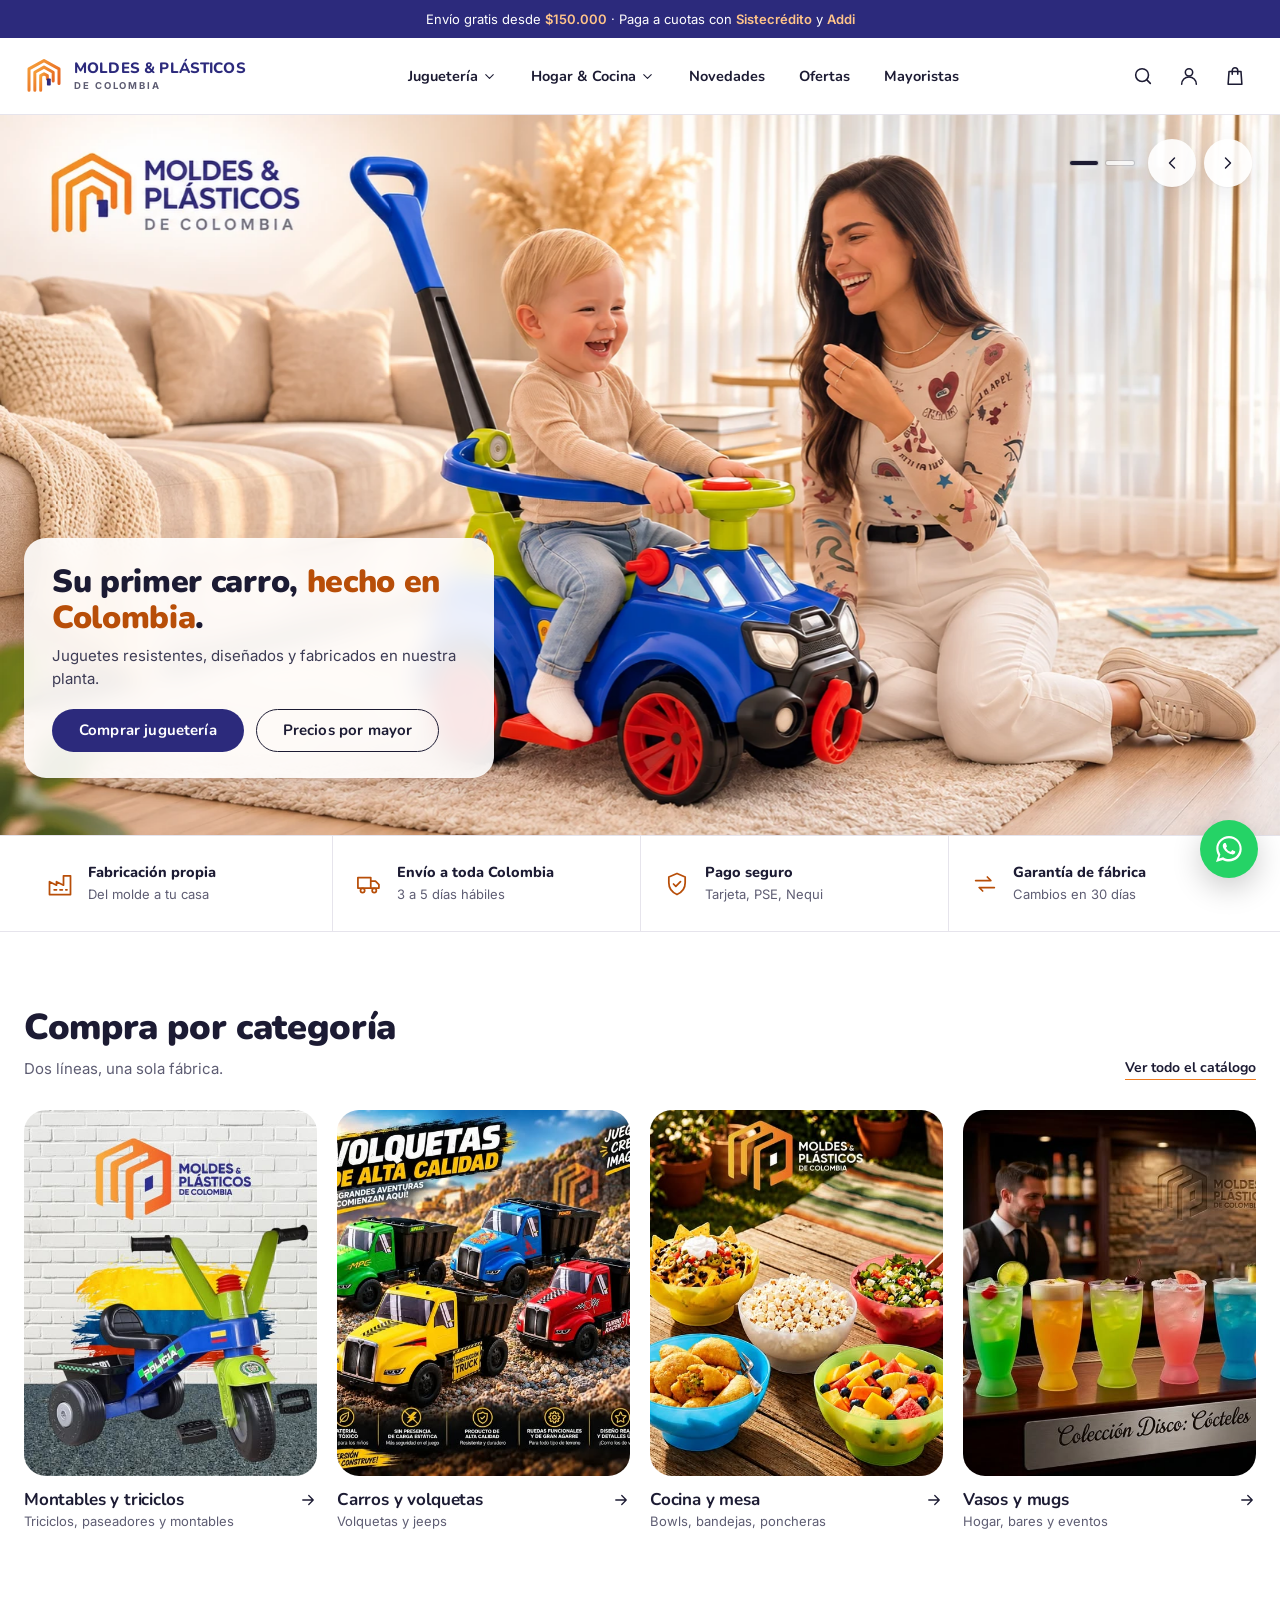
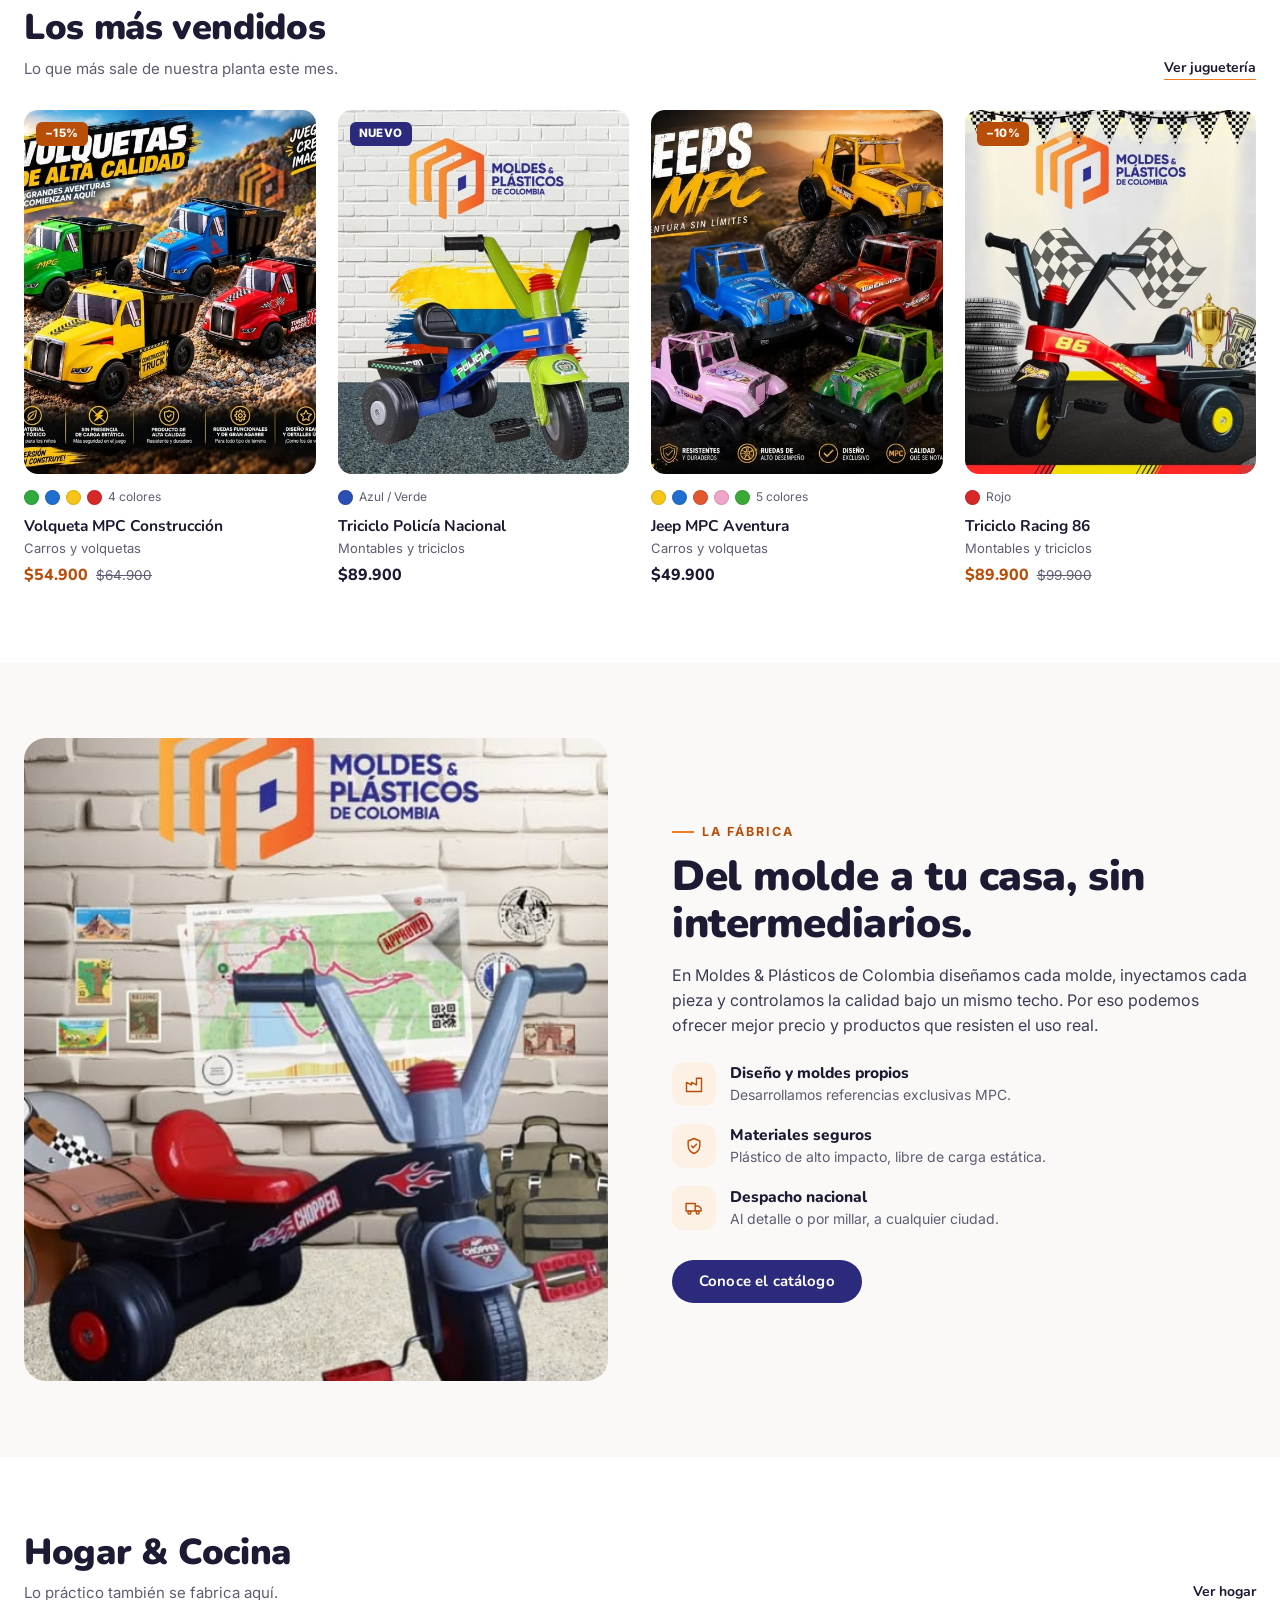
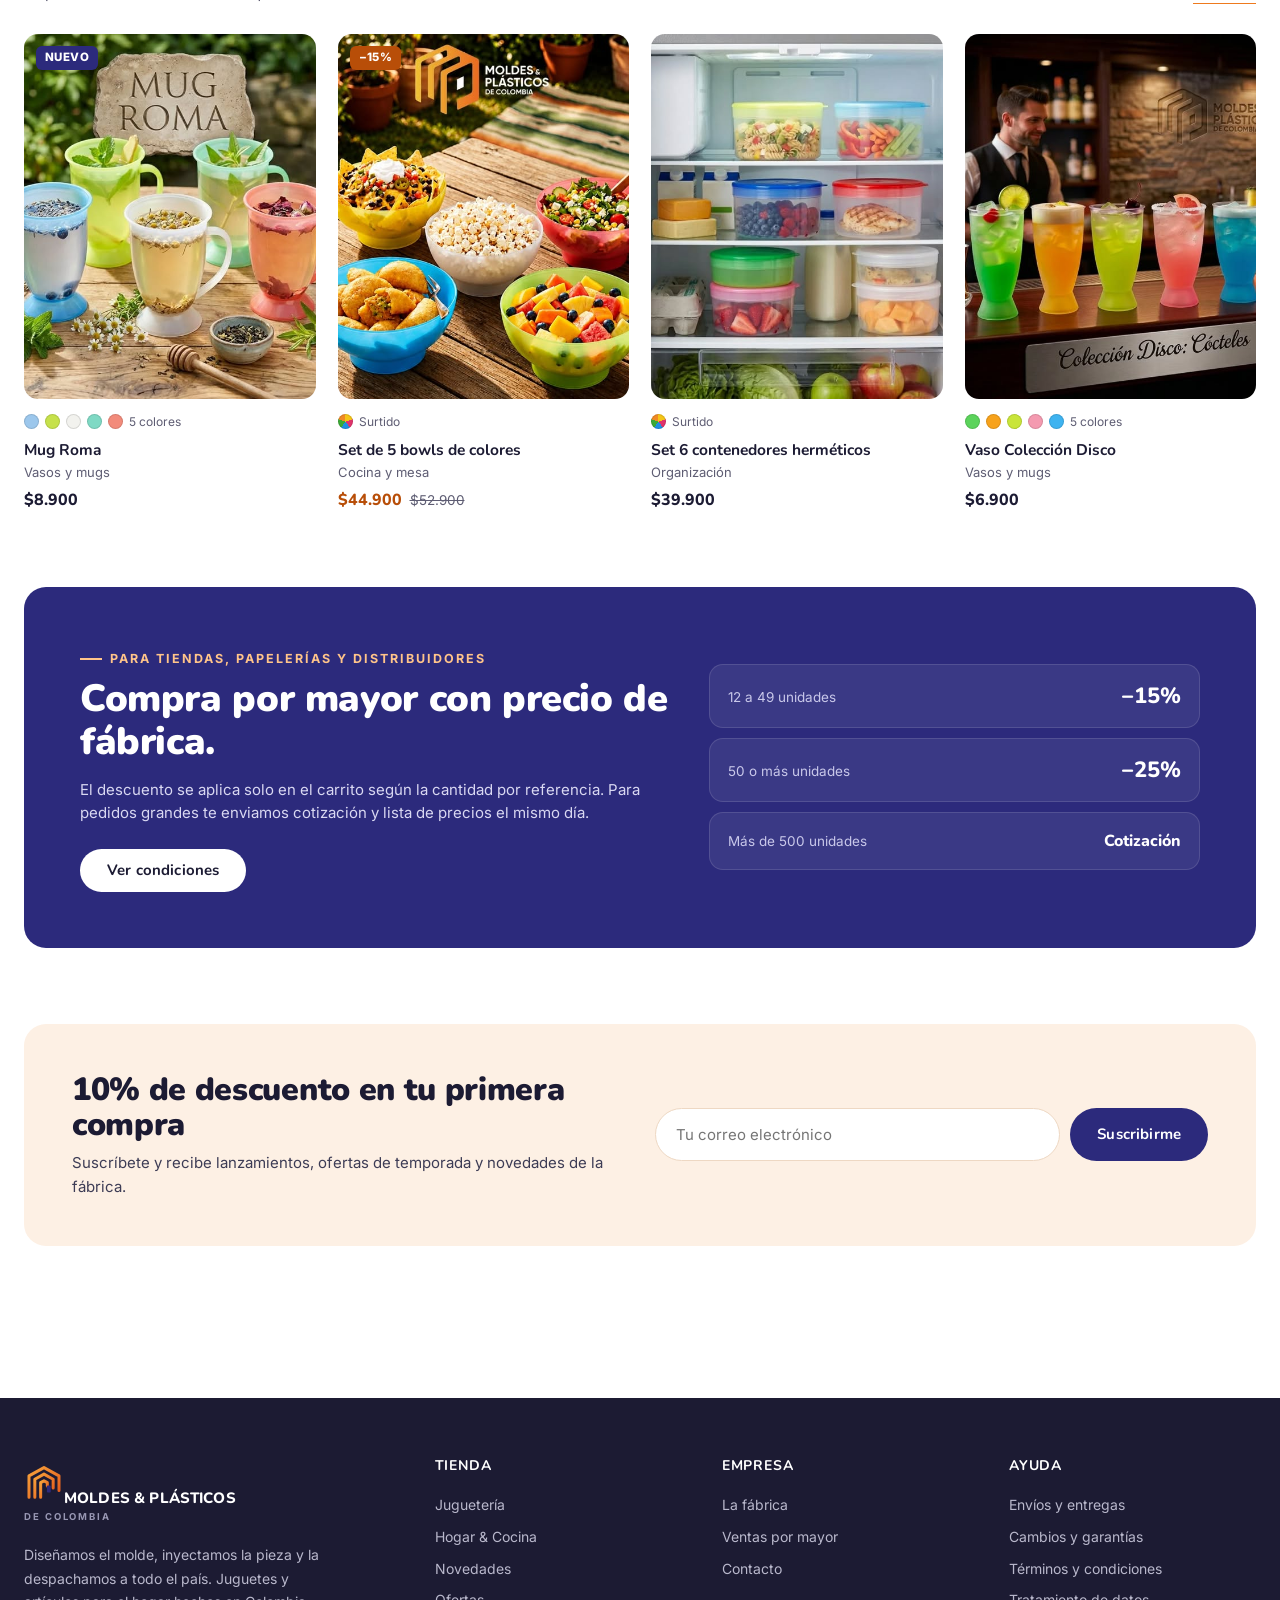
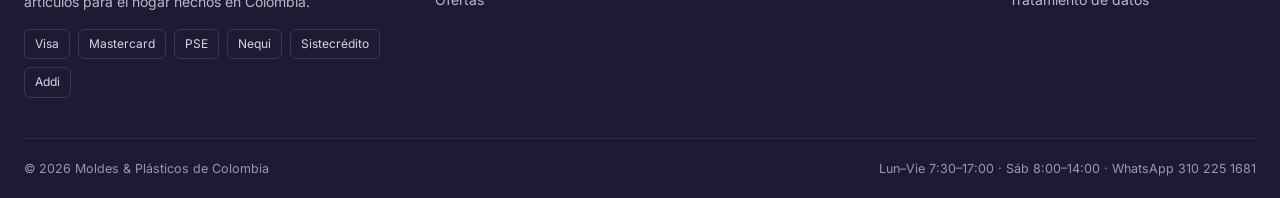
<file: index.html>
<!doctype html>
<html lang="es-CO">
<head>
<meta charset="utf-8">
<meta name="viewport" content="width=device-width,initial-scale=1">
<title>Moldes &amp; Plásticos de Colombia — Juguetes y hogar, directo de fábrica</title>
<meta name="description" content="Triciclos, volquetas, jeeps y artículos para el hogar fabricados en Colombia. Compra en línea o cotiza por mayor.">
<meta property="og:type" content="website">
<meta property="og:site_name" content="Moldes &amp; Plásticos de Colombia">
<meta property="og:title" content="Moldes &amp; Plásticos de Colombia — Tienda en línea">
<meta property="og:description" content="Juguetes y artículos para el hogar directo de fábrica. Compra al detalle o por mayor.">
<meta property="og:url" content="https://dev-bahari.github.io/molplascol-demo/">
<meta property="og:image" content="https://dev-bahari.github.io/molplascol-demo/img/og-cover.jpg">
<meta property="og:image:width" content="1200">
<meta property="og:image:height" content="630">
<meta name="twitter:card" content="summary_large_image">
<link rel="preconnect" href="https://fonts.googleapis.com"><link rel="preconnect" href="https://fonts.gstatic.com" crossorigin>
<link href="https://fonts.googleapis.com/css2?family=Inter:wght@400;500;600;700&family=Nunito:wght@700;800;900&display=swap" rel="stylesheet">
<link rel="stylesheet" href="css/styles.css">
</head>
<body data-page="home">
<div id="hdr"></div>
<main>

  <section class="slider" id="heroSlider" aria-roledescription="carrusel" aria-label="Destacados">
    <div class="slides">
      <article class="slide on" aria-roledescription="diapositiva" aria-label="1 de 2">
        <a class="slide-media" href="producto.html?p=carro-paseador" tabindex="-1" aria-hidden="true"><img src="img/hero-paseador.webp" alt="" width="1672" height="941" fetchpriority="high"></a>
        <div class="slide-cap"><div class="wrap"><div class="cap-card">
          <h1>Su primer carro, <span>hecho en Colombia</span>.</h1>
          <p>Juguetes resistentes, diseñados y fabricados en nuestra planta.</p>
          <div class="hero-cta">
            <a class="btn btn-dark" href="coleccion.html?c=jugueteria">Comprar juguetería</a>
            <a class="btn btn-line" href="mayoristas.html">Precios por mayor</a>
          </div>
        </div></div></div>
      </article>
      <article class="slide" aria-roledescription="diapositiva" aria-label="2 de 2">
        <a class="slide-media" href="producto.html?p=jeep-montable" tabindex="-1" aria-hidden="true"><img src="img/hero-jeeps.webp" alt="" width="1672" height="941" decoding="async"></a>
        <div class="slide-cap"><div class="wrap"><div class="cap-card">
          <h2>Un jeep para cada <span>aventura</span>.</h2>
          <p>Jeep montable MPC en cuatro colores, listo para rodar.</p>
          <div class="hero-cta">
            <a class="btn btn-dark" href="producto.html?p=jeep-montable">Ver jeep montable</a>
            <a class="btn btn-line" href="mayoristas.html">Precios por mayor</a>
          </div>
        </div></div></div>
      </article>
    </div>
    <button class="sl-nav prev" type="button" aria-label="Diapositiva anterior"><svg class="ico" viewBox="0 0 24 24"><path d="m9 6 6 6-6 6"/></svg></button>
    <button class="sl-nav next" type="button" aria-label="Diapositiva siguiente"><svg class="ico" viewBox="0 0 24 24"><path d="m9 6 6 6-6 6"/></svg></button>
    <div class="dots"></div>
  </section>

  <section class="trust" aria-label="Por qué comprarnos">
    <div class="wrap trust-row">
      <div class="trust-item"><svg class="ico" viewBox="0 0 24 24"><path d="M3 21V10l6 3v-3l6 3V5h6v16z"/><path d="M7 17h2M12 17h2M17 17h1"/></svg><div><b>Fabricación propia</b><span>Del molde a tu casa</span></div></div>
      <div class="trust-item"><svg class="ico" viewBox="0 0 24 24"><path d="M2.5 6.5h11v9h-11zM13.5 9.5h4l3 3v3h-7"/><circle cx="6.5" cy="17.5" r="1.8"/><circle cx="16.5" cy="17.5" r="1.8"/></svg><div><b>Envío a toda Colombia</b><span>3 a 5 días hábiles</span></div></div>
      <div class="trust-item"><svg class="ico" viewBox="0 0 24 24"><path d="M12 3 5 6v5c0 4.5 3 8.3 7 10 4-1.7 7-5.5 7-10V6z"/><path d="m9 12 2 2 4-4"/></svg><div><b>Pago seguro</b><span>Tarjeta, PSE, Nequi</span></div></div>
      <div class="trust-item"><svg class="ico" viewBox="0 0 24 24"><path d="M4 9h13l-3-3M20 15H7l3 3"/></svg><div><b>Garantía de fábrica</b><span>Cambios en 30 días</span></div></div>
    </div>
  </section>

  <section class="sec">
    <div class="wrap">
      <div class="sec-head"><div><h2>Compra por categoría</h2><p>Dos líneas, una sola fábrica.</p></div><a class="link" href="coleccion.html">Ver todo el catálogo</a></div>
      <div class="cat-grid">
        <a class="cat-card" href="coleccion.html?c=jugueteria&sub=Montables%20y%20triciclos"><div class="m"><img src="img/ig10.jpg" alt="" loading="lazy"></div><h3>Montables y triciclos <svg class="ico" viewBox="0 0 24 24"><path d="M5 12h14M13 6l6 6-6 6"/></svg></h3><span>Triciclos, paseadores y montables</span></a>
        <a class="cat-card" href="coleccion.html?c=jugueteria&sub=Carros%20y%20volquetas"><div class="m"><img src="img/ig01.jpg" alt="" loading="lazy"></div><h3>Carros y volquetas <svg class="ico" viewBox="0 0 24 24"><path d="M5 12h14M13 6l6 6-6 6"/></svg></h3><span>Volquetas y jeeps</span></a>
        <a class="cat-card" href="coleccion.html?c=hogar&sub=Cocina%20y%20mesa"><div class="m"><img src="img/ig04.jpg" alt="" loading="lazy"></div><h3>Cocina y mesa <svg class="ico" viewBox="0 0 24 24"><path d="M5 12h14M13 6l6 6-6 6"/></svg></h3><span>Bowls, bandejas, poncheras</span></a>
        <a class="cat-card" href="coleccion.html?c=hogar&sub=Vasos%20y%20mugs"><div class="m"><img src="img/ig08.jpg" alt="" loading="lazy"></div><h3>Vasos y mugs <svg class="ico" viewBox="0 0 24 24"><path d="M5 12h14M13 6l6 6-6 6"/></svg></h3><span>Hogar, bares y eventos</span></a>
      </div>
    </div>
  </section>

  <section class="sec tight">
    <div class="wrap">
      <div class="sec-head"><div><h2>Los más vendidos</h2><p>Lo que más sale de nuestra planta este mes.</p></div><a class="link" href="coleccion.html?c=jugueteria">Ver juguetería</a></div>
      <div class="grid" data-row="volqueta-mpc,triciclo-policia,jeep-mpc,triciclo-racing-86"></div>
    </div>
  </section>

  <section class="sec" id="fabrica" style="background:var(--canvas)">
    <div class="wrap split">
      <div class="m"><img src="img/ig09.jpg" alt="Triciclo Chopper fabricado por MPC" loading="lazy"></div>
      <div>
        <span class="eyebrow">La fábrica</span>
        <h2>Del molde a tu casa, sin intermediarios.</h2>
        <p>En Moldes &amp; Plásticos de Colombia diseñamos cada molde, inyectamos cada pieza y controlamos la calidad bajo un mismo techo. Por eso podemos ofrecer mejor precio y productos que resisten el uso real.</p>
        <ol class="steps">
          <li><span class="n"><svg class="ico" viewBox="0 0 24 24"><path d="M3 21V10l6 3v-3l6 3V5h6v16z"/></svg></span><div><b>Diseño y moldes propios</b><span>Desarrollamos referencias exclusivas MPC.</span></div></li>
          <li><span class="n"><svg class="ico" viewBox="0 0 24 24"><path d="M12 3 5 6v5c0 4.5 3 8.3 7 10 4-1.7 7-5.5 7-10V6z"/><path d="m9 12 2 2 4-4"/></svg></span><div><b>Materiales seguros</b><span>Plástico de alto impacto, libre de carga estática.</span></div></li>
          <li><span class="n"><svg class="ico" viewBox="0 0 24 24"><path d="M2.5 6.5h11v9h-11zM13.5 9.5h4l3 3v3h-7"/><circle cx="6.5" cy="17.5" r="1.8"/><circle cx="16.5" cy="17.5" r="1.8"/></svg></span><div><b>Despacho nacional</b><span>Al detalle o por millar, a cualquier ciudad.</span></div></li>
        </ol>
        <a class="btn btn-dark" href="coleccion.html">Conoce el catálogo</a>
      </div>
    </div>
  </section>

  <section class="sec">
    <div class="wrap">
      <div class="sec-head"><div><h2>Hogar &amp; Cocina</h2><p>Lo práctico también se fabrica aquí.</p></div><a class="link" href="coleccion.html?c=hogar">Ver hogar</a></div>
      <div class="grid" data-row="mug-roma,set-bowls,hermeticos-x6,vaso-disco"></div>
    </div>
  </section>

  <section class="sec tight">
    <div class="wrap">
      <div class="band">
        <div>
          <span class="eyebrow">Para tiendas, papelerías y distribuidores</span>
          <h2>Compra por mayor con precio de fábrica.</h2>
          <p>El descuento se aplica solo en el carrito según la cantidad por referencia. Para pedidos grandes te enviamos cotización y lista de precios el mismo día.</p>
          <div class="hero-cta" style="margin-top:24px"><a class="btn btn-light" href="mayoristas.html">Ver condiciones</a></div>
        </div>
        <div class="tiers">
          <div class="tier"><div><span>12 a 49 unidades</span></div><b>−15%</b></div>
          <div class="tier"><div><span>50 o más unidades</span></div><b>−25%</b></div>
          <div class="tier"><div><span>Más de 500 unidades</span></div><b style="font-size:16px">Cotización</b></div>
        </div>
      </div>
    </div>
  </section>

  <section class="sec tight">
    <div class="wrap">
      <div class="news">
        <div><h2>10% de descuento en tu primera compra</h2><p>Suscríbete y recibe lanzamientos, ofertas de temporada y novedades de la fábrica.</p></div>
        <form id="newsForm"><input type="email" required placeholder="Tu correo electrónico" aria-label="Correo electrónico"><button class="btn btn-dark" type="submit">Suscribirme</button></form>
      </div>
    </div>
  </section>

</main>
<div id="ftr"></div>
<script src="js/app.js"></script>
</body>
</html>
</file>
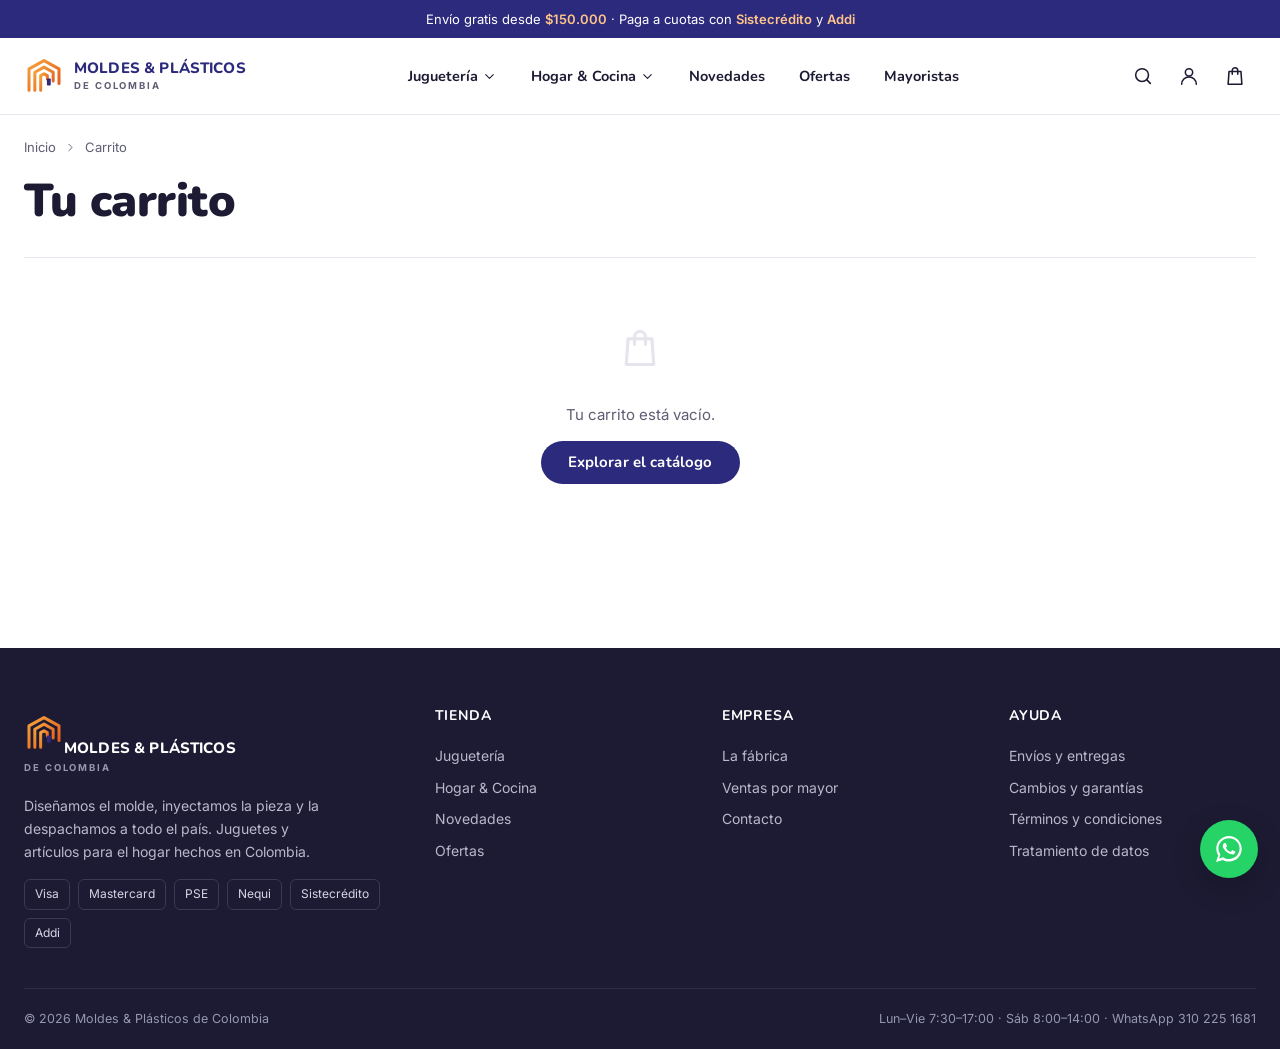
<file: carrito.html>
<!doctype html>
<html lang="es-CO">
<head>
<meta charset="utf-8">
<meta name="viewport" content="width=device-width,initial-scale=1">
<title>Carrito — Moldes &amp; Plásticos de Colombia</title>
<link rel="preconnect" href="https://fonts.googleapis.com"><link rel="preconnect" href="https://fonts.gstatic.com" crossorigin>
<link href="https://fonts.googleapis.com/css2?family=Inter:wght@400;500;600;700&family=Nunito:wght@700;800;900&display=swap" rel="stylesheet">
<link rel="stylesheet" href="css/styles.css">
</head>
<body data-page="cart">
<div id="hdr"></div>
<main class="wrap">
  <nav class="crumbs" aria-label="Ruta"><a href="index.html">Inicio</a><svg class="ico" viewBox="0 0 24 24"><path d="m9 6 6 6-6 6"/></svg><span>Carrito</span></nav>
  <header class="col-hero" style="margin-bottom:10px"><h1>Tu carrito</h1></header>
  <div class="cart-page" id="cartPage"></div>
</main>
<div id="ftr"></div>
<script src="js/app.js"></script>
</body>
</html>
</file>
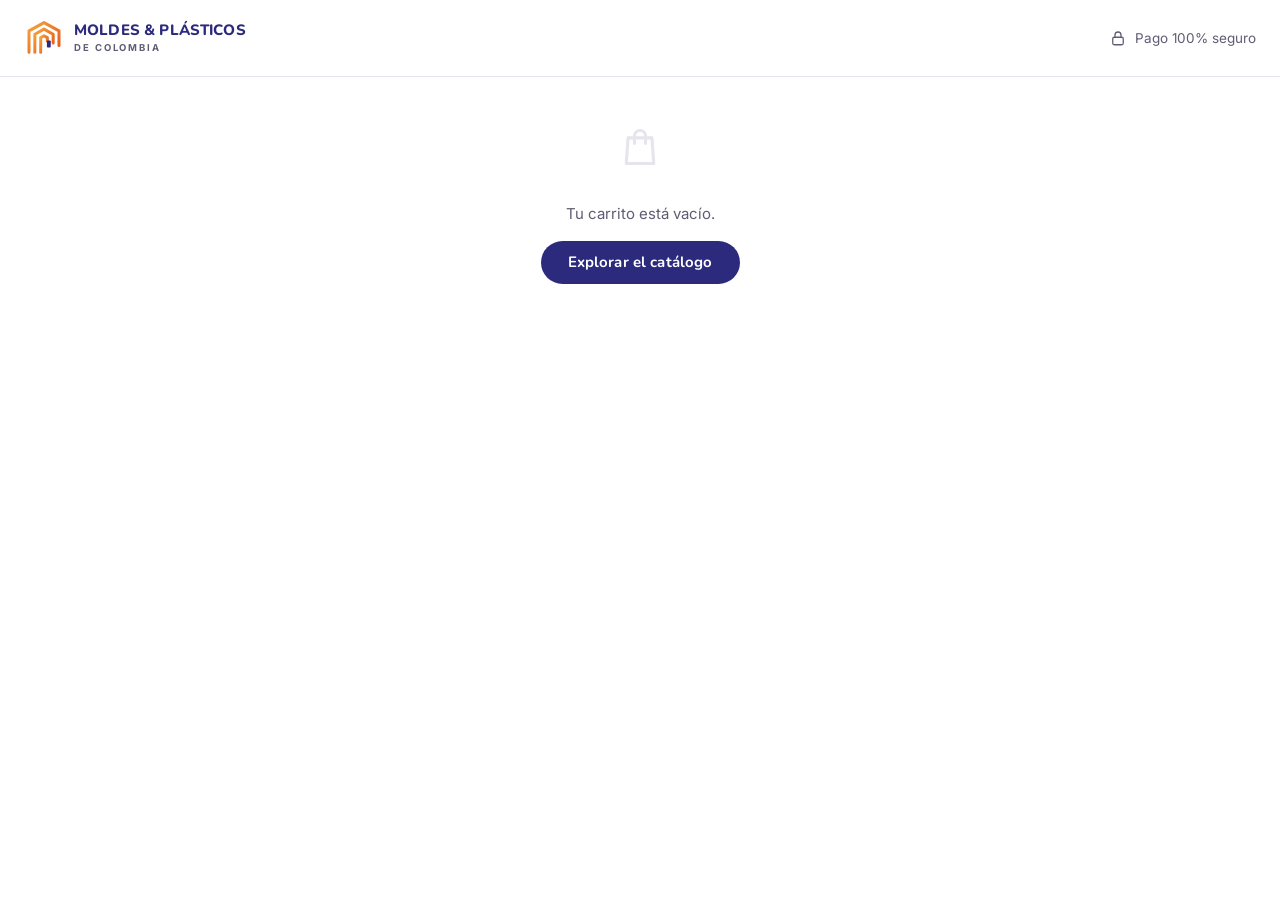
<file: checkout.html>
<!doctype html>
<html lang="es-CO">
<head>
<meta charset="utf-8">
<meta name="viewport" content="width=device-width,initial-scale=1">
<title>Finalizar compra — Moldes &amp; Plásticos de Colombia</title>
<link rel="preconnect" href="https://fonts.googleapis.com"><link rel="preconnect" href="https://fonts.gstatic.com" crossorigin>
<link href="https://fonts.googleapis.com/css2?family=Inter:wght@400;500;600;700&family=Nunito:wght@700;800;900&display=swap" rel="stylesheet">
<link rel="stylesheet" href="css/styles.css">
</head>
<body data-page="checkout">
<header class="co-header"><div class="wrap">
  <a class="brand" href="index.html" aria-label="Volver a la tienda"><svg viewBox="0 0 48 48" aria-hidden="true"><defs><linearGradient id="cog" x1="0" y1="0" x2="1" y2="1"><stop offset="0" stop-color="#F7A43C"/><stop offset="1" stop-color="#E2571A"/></linearGradient></defs><g fill="none" stroke="url(#cog)" stroke-width="3.6" stroke-linejoin="round" stroke-linecap="round"><path d="M6 41V15.5L24 5.5l18 10V33"/><path d="M13 41V19.5l11-6.2 11 6.2V30"/><path d="M20 41V23.6l4-2.2 4 2.2v4"/></g><rect x="27.5" y="27" width="4.6" height="8.5" rx="1" fill="#2C2A7C"/></svg><span class="brand-txt">Moldes &amp; Plásticos<small>de Colombia</small></span></a>
  <span class="secure"><svg class="ico" viewBox="0 0 24 24"><rect x="5" y="11" width="14" height="10" rx="2"/><path d="M8 11V8a4 4 0 0 1 8 0v3"/></svg>Pago 100% seguro</span>
</div></header>

<div class="co" id="co">
  <main class="co-main">
    <form id="coForm" novalidate>
      <h2>Contacto</h2>
      <div class="field"><label for="email">Correo electrónico</label><input id="email" name="email" type="email" autocomplete="email" required data-rule="email"><span class="err">Escribe un correo válido.</span></div>
      <div class="field"><label for="phone">Celular (WhatsApp)</label><input id="phone" name="phone" type="tel" autocomplete="tel" inputmode="numeric" placeholder="300 000 0000" required data-rule="phone"><span class="err">Escribe un celular colombiano de 10 dígitos.</span></div>

      <h2>Entrega</h2>
      <div class="row2">
        <div class="field"><label for="first">Nombre</label><input id="first" name="first" autocomplete="given-name" required><span class="err">Campo obligatorio.</span></div>
        <div class="field"><label for="last">Apellidos</label><input id="last" name="last" autocomplete="family-name" required><span class="err">Campo obligatorio.</span></div>
      </div>
      <div class="row2">
        <div class="field"><label for="dep">Departamento</label><select id="dep" name="dep" required></select><span class="err">Selecciona un departamento.</span></div>
        <div class="field"><label for="city">Ciudad o municipio</label><input id="city" name="city" autocomplete="address-level2" required><span class="err">Campo obligatorio.</span></div>
      </div>
      <div class="field"><label for="addr">Dirección</label><input id="addr" name="addr" autocomplete="street-address" placeholder="Calle, número, barrio" required><span class="err">Campo obligatorio.</span></div>
      <div class="field"><label for="addr2">Apartamento, local, indicaciones (opcional)</label><input id="addr2" name="addr2"></div>

      <h2>Método de envío</h2>
      <div class="radios">
        <label class="radio"><input type="radio" name="ship" value="std" data-label="Estándar" checked><span><b>Envío estándar</b><small>3 a 5 días hábiles · toda Colombia</small></span><span class="r-price" id="stdPrice"></span></label>
        <label class="radio"><input type="radio" name="ship" value="exp" data-label="Express"><span><b>Express</b><small>24 a 48 h · ciudades principales</small></span><span class="r-price">$19.900</span></label>
        <label class="radio"><input type="radio" name="ship" value="pick" data-label="Recoger en planta"><span><b>Recoger en planta</b><small>Lun–Vie 7:30–17:00 · Sáb 8:00–14:00</small></span><span class="r-price">Gratis</span></label>
      </div>

      <h2>Pago</h2>
      <div class="radios">
        <label class="radio"><input type="radio" name="pay" value="wompi" data-label="Tarjeta / PSE / Nequi" checked><span><b>Tarjeta, PSE o Nequi</b><small>Pasarela segura Wompi</small></span><span class="pay-logos"><span>VISA</span><span>MC</span><span>PSE</span></span></label>
        <label class="radio"><input type="radio" name="pay" value="siste" data-label="Sistecrédito"><span><b>Sistecrédito</b><small>Paga a cuotas, aprobación en minutos</small></span></label>
        <label class="radio"><input type="radio" name="pay" value="addi" data-label="Addi"><span><b>Addi</b><small>Compra hoy, paga después</small></span></label>
        <label class="radio"><input type="radio" name="pay" value="cod" data-label="Contraentrega"><span><b>Pago contraentrega</b><small>Pagas al recibir en tu dirección</small></span></label>
      </div>

      <div class="demo-note"><svg class="ico" viewBox="0 0 24 24"><circle cx="12" cy="12" r="9"/><path d="M12 11v5M12 8h.01"/></svg><span>Sitio de demostración: al pagar no se procesa ningún cobro ni se envían datos. En la versión Shopify este paso redirige a la pasarela elegida.</span></div>
      <button class="btn btn-dark btn-block" id="payBtn" type="submit" style="height:56px;font-size:16px">Pagar</button>
      <p style="text-align:center;margin-top:16px"><a class="link" href="carrito.html">Volver al carrito</a></p>
    </form>
  </main>
  <aside class="co-side">
    <div class="co-side-inner">
      <div id="coLines"></div>
      <div class="totals" id="coTotals"></div>
    </div>
  </aside>
</div>
<script src="js/app.js"></script>
</body>
</html>
</file>
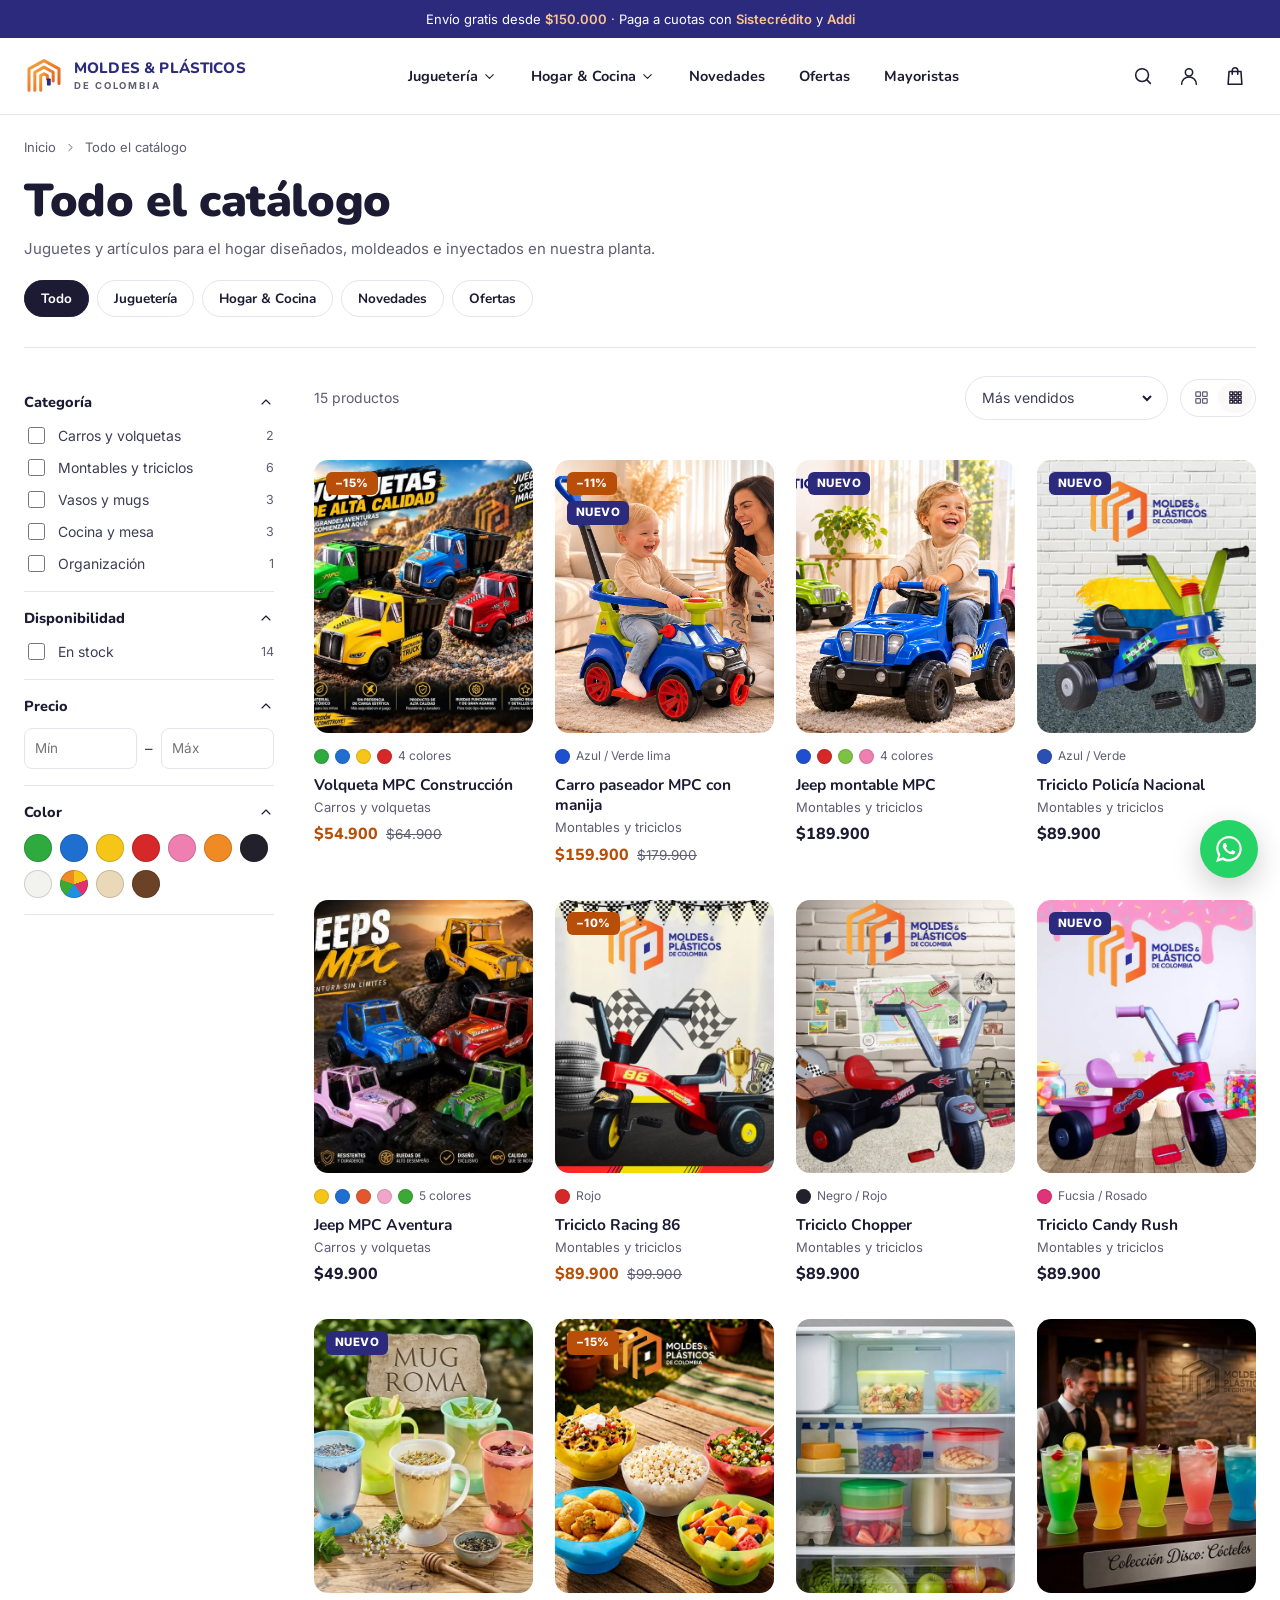
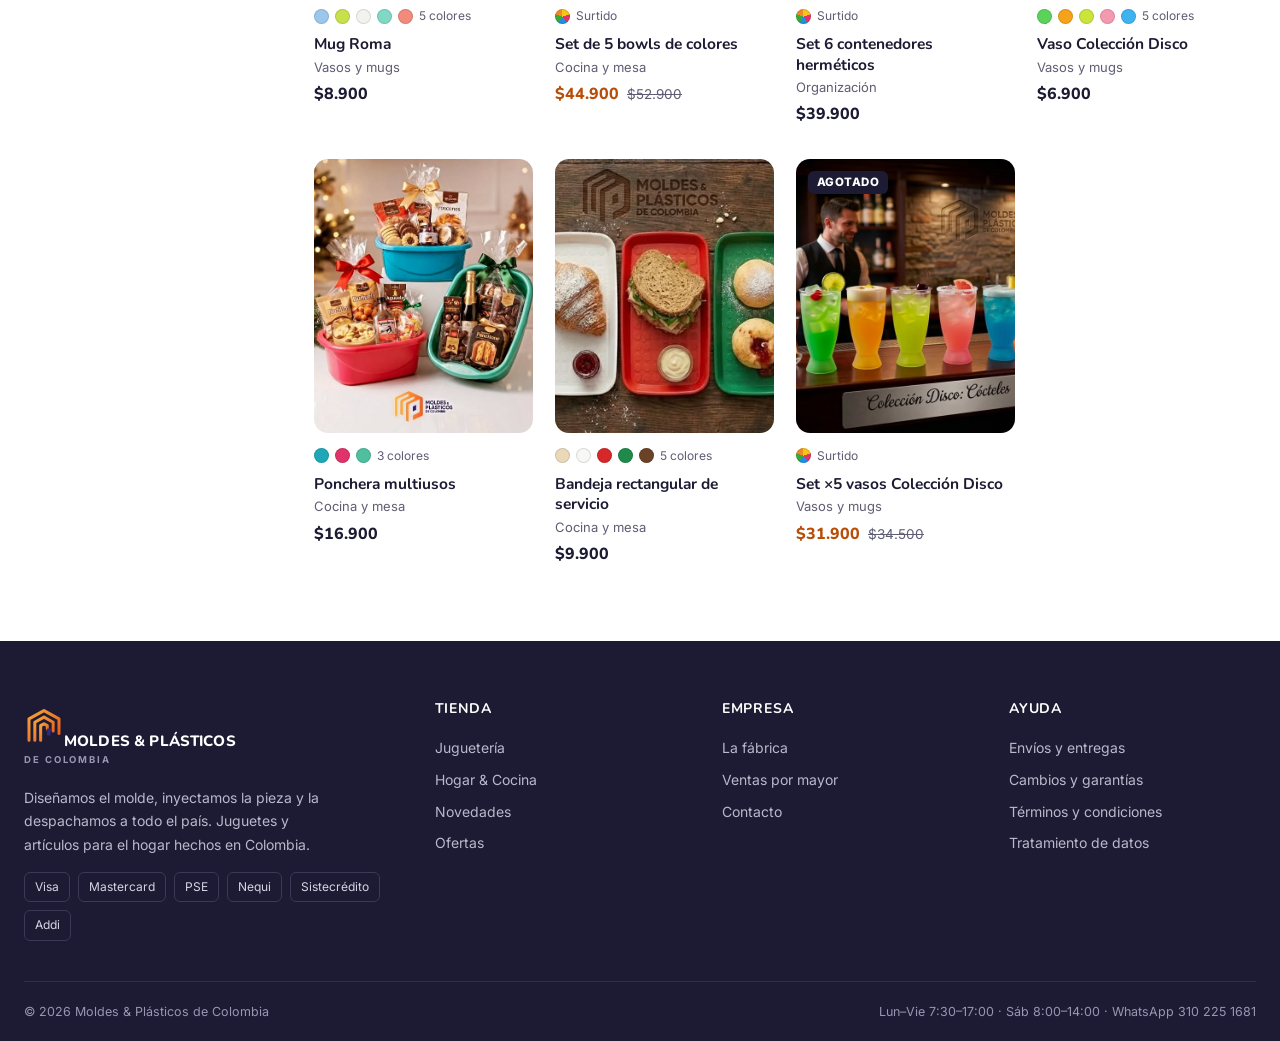
<file: coleccion.html>
<!doctype html>
<html lang="es-CO">
<head>
<meta charset="utf-8">
<meta name="viewport" content="width=device-width,initial-scale=1">
<title>Catálogo — Moldes &amp; Plásticos de Colombia</title>
<link rel="preconnect" href="https://fonts.googleapis.com"><link rel="preconnect" href="https://fonts.gstatic.com" crossorigin>
<link href="https://fonts.googleapis.com/css2?family=Inter:wght@400;500;600;700&family=Nunito:wght@700;800;900&display=swap" rel="stylesheet">
<link rel="stylesheet" href="css/styles.css">
</head>
<body data-page="collection">
<div id="hdr"></div>
<main class="wrap">
  <nav class="crumbs" aria-label="Ruta"><a href="index.html">Inicio</a><svg class="ico" viewBox="0 0 24 24"><path d="m9 6 6 6-6 6"/></svg><span id="crumbHere"></span></nav>
  <header class="col-hero">
    <h1 id="colTitle"></h1>
    <p id="colDesc"></p>
    <div class="subnav" id="pills"></div>
  </header>
  <div class="col-layout">
    <aside class="facets" aria-label="Filtros">
      <div class="facets-head"><h3>Filtros</h3><button class="tool" data-close aria-label="Cerrar filtros"><svg class="ico" viewBox="0 0 24 24"><path d="M6 6l12 12M18 6 6 18"/></svg></button></div>
      <div id="facetBody"></div>
    </aside>
    <section>
      <div class="toolbar">
        <div style="display:flex;gap:12px;align-items:center">
          <button class="btn btn-line filter-open" data-filters style="padding:10px 18px"><svg class="ico" viewBox="0 0 24 24"><path d="M4 7h16M7 12h10M10 17h4"/></svg>Filtrar</button>
          <span class="count-txt" id="countTxt"></span>
        </div>
        <div class="toolbar-r">
          <label class="sr" for="sort">Ordenar por</label>
          <select class="select" id="sort">
            <option value="best">Más vendidos</option>
            <option value="new">Novedades</option>
            <option value="asc">Precio: menor a mayor</option>
            <option value="desc">Precio: mayor a menor</option>
            <option value="az">Alfabéticamente, A–Z</option>
            <option value="za">Alfabéticamente, Z–A</option>
          </select>
          <div class="density" role="group" aria-label="Vista de cuadrícula">
            <button data-cols="3" aria-label="3 columnas"><svg class="ico" viewBox="0 0 24 24"><rect x="4" y="4" width="6.5" height="6.5" rx="1"/><rect x="13.5" y="4" width="6.5" height="6.5" rx="1"/><rect x="4" y="13.5" width="6.5" height="6.5" rx="1"/><rect x="13.5" y="13.5" width="6.5" height="6.5" rx="1"/></svg></button>
            <button data-cols="4" aria-label="4 columnas"><svg class="ico" viewBox="0 0 24 24"><path d="M4 4h4v4H4zM10 4h4v4h-4zM16 4h4v4h-4zM4 10h4v4H4zM10 10h4v4h-4zM16 10h4v4h-4zM4 16h4v4H4zM10 16h4v4h-4zM16 16h4v4h-4z"/></svg></button>
          </div>
        </div>
      </div>
      <div class="chips" id="chips"></div>
      <div class="grid" id="grid"></div>
    </section>
  </div>
</main>
<div id="ftr"></div>
<script src="js/app.js"></script>
</body>
</html>
</file>
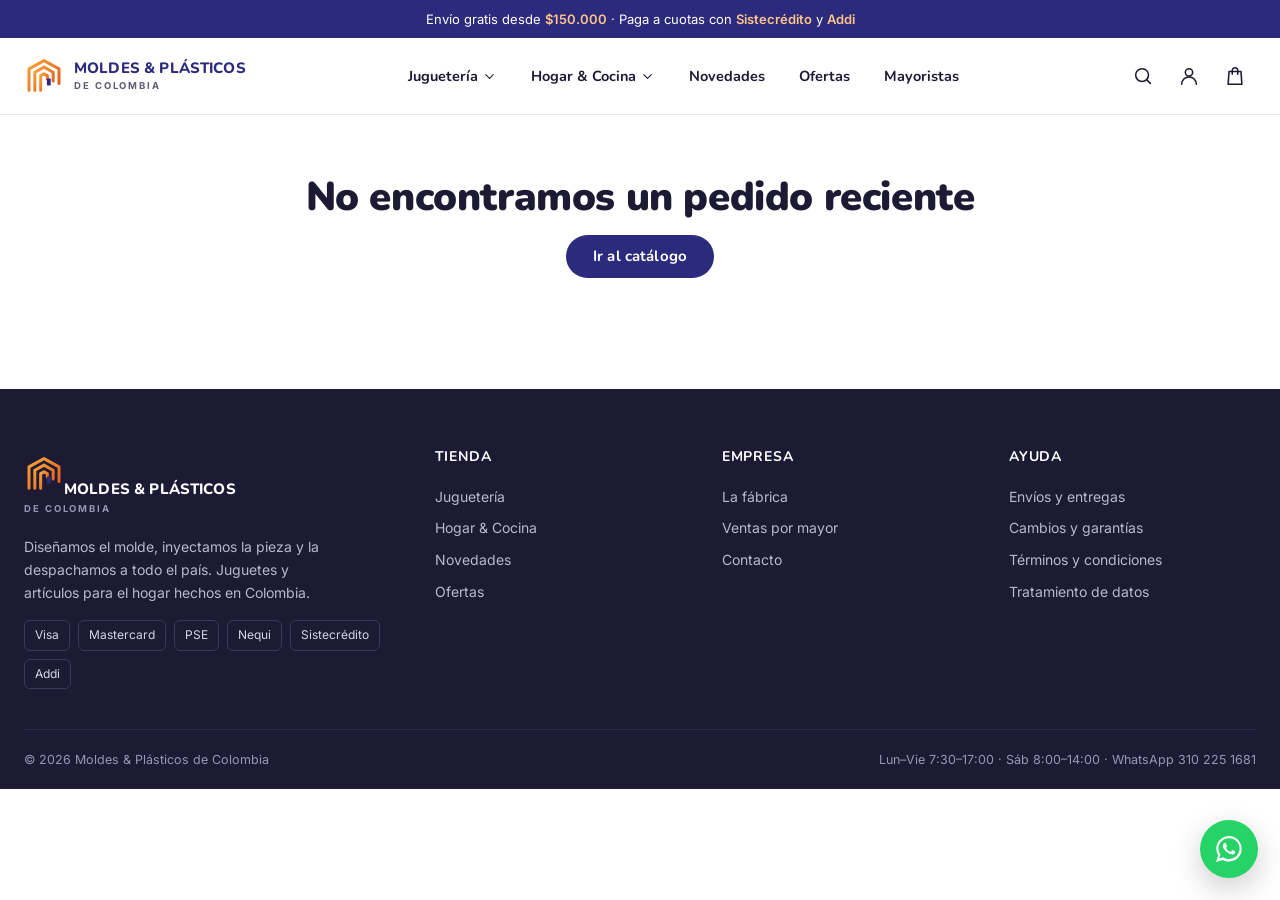
<file: confirmacion.html>
<!doctype html>
<html lang="es-CO">
<head>
<meta charset="utf-8">
<meta name="viewport" content="width=device-width,initial-scale=1">
<title>Pedido confirmado — Moldes &amp; Plásticos de Colombia</title>
<link rel="preconnect" href="https://fonts.googleapis.com"><link rel="preconnect" href="https://fonts.gstatic.com" crossorigin>
<link href="https://fonts.googleapis.com/css2?family=Inter:wght@400;500;600;700&family=Nunito:wght@700;800;900&display=swap" rel="stylesheet">
<link rel="stylesheet" href="css/styles.css">
</head>
<body data-page="confirm">
<div id="hdr"></div>
<main class="wrap"><div class="confirm" id="confirm"></div></main>
<div id="ftr"></div>
<script src="js/app.js"></script>
</body>
</html>
</file>
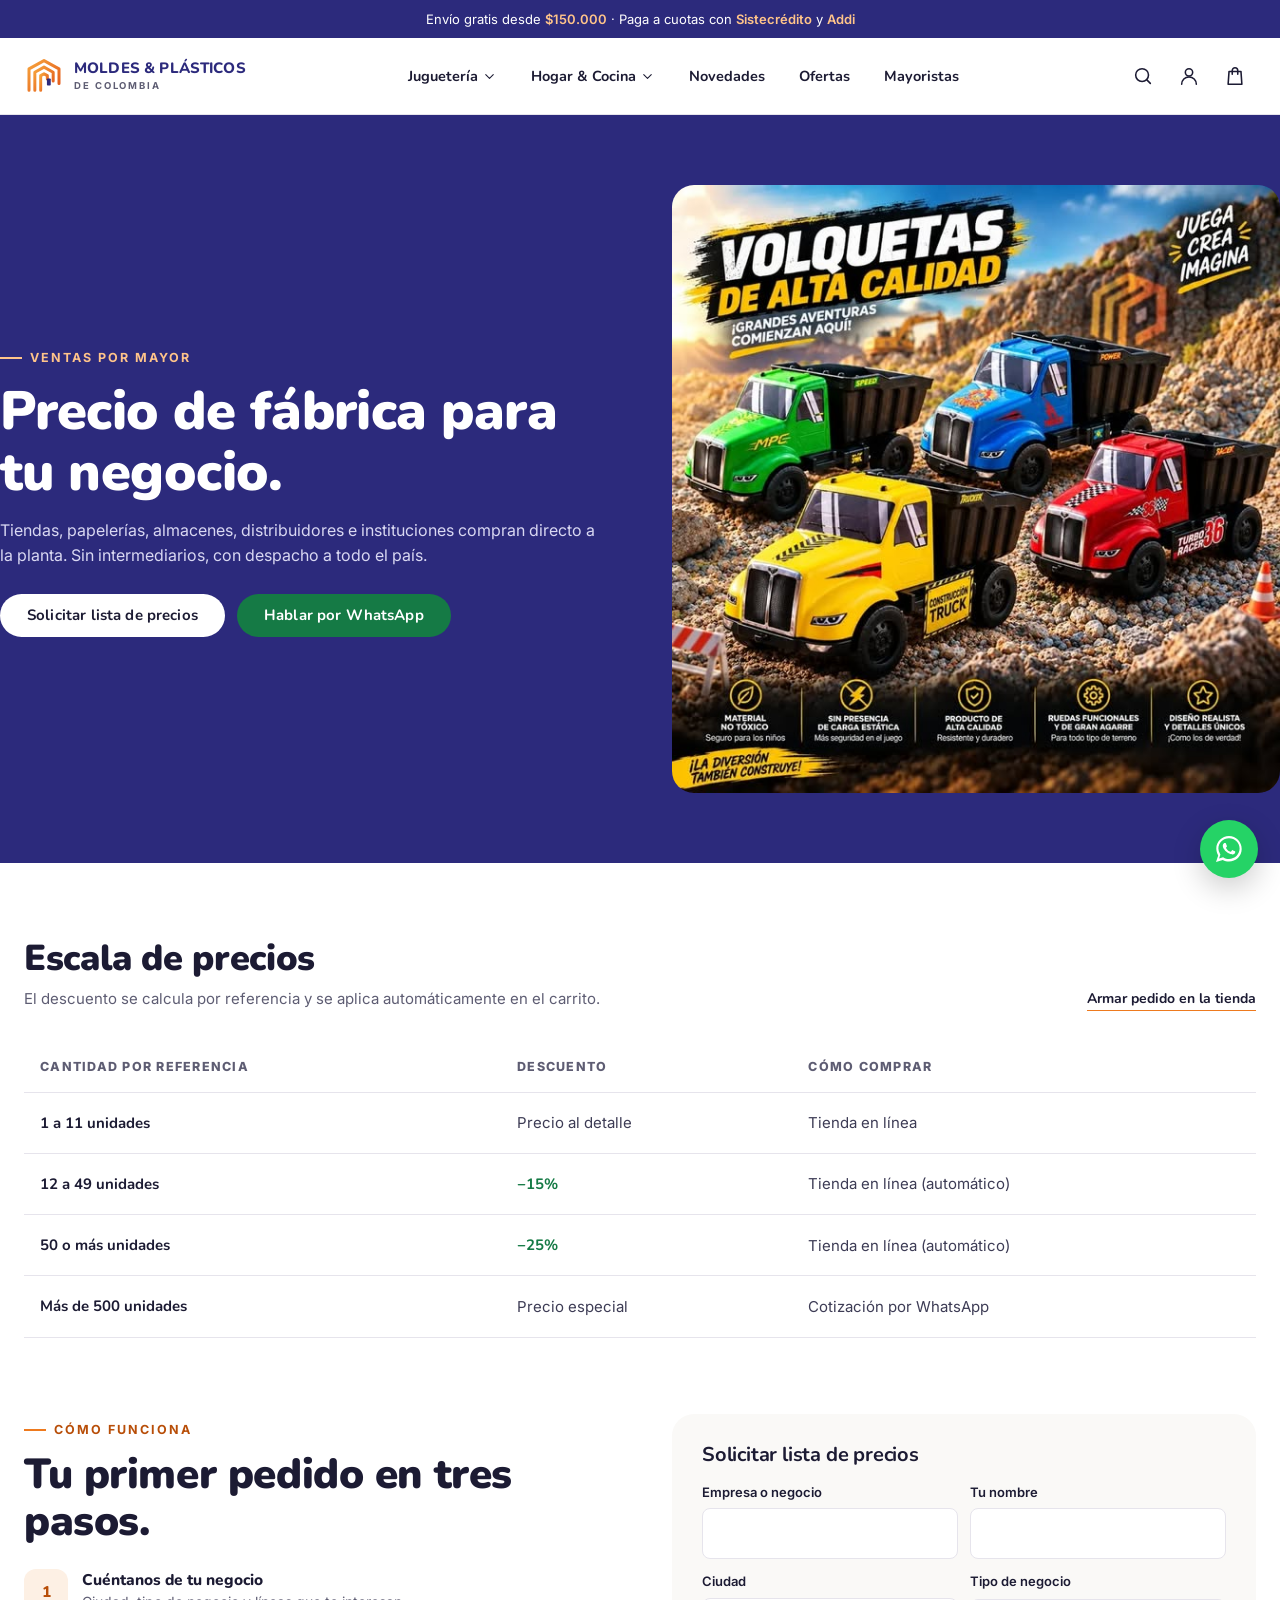
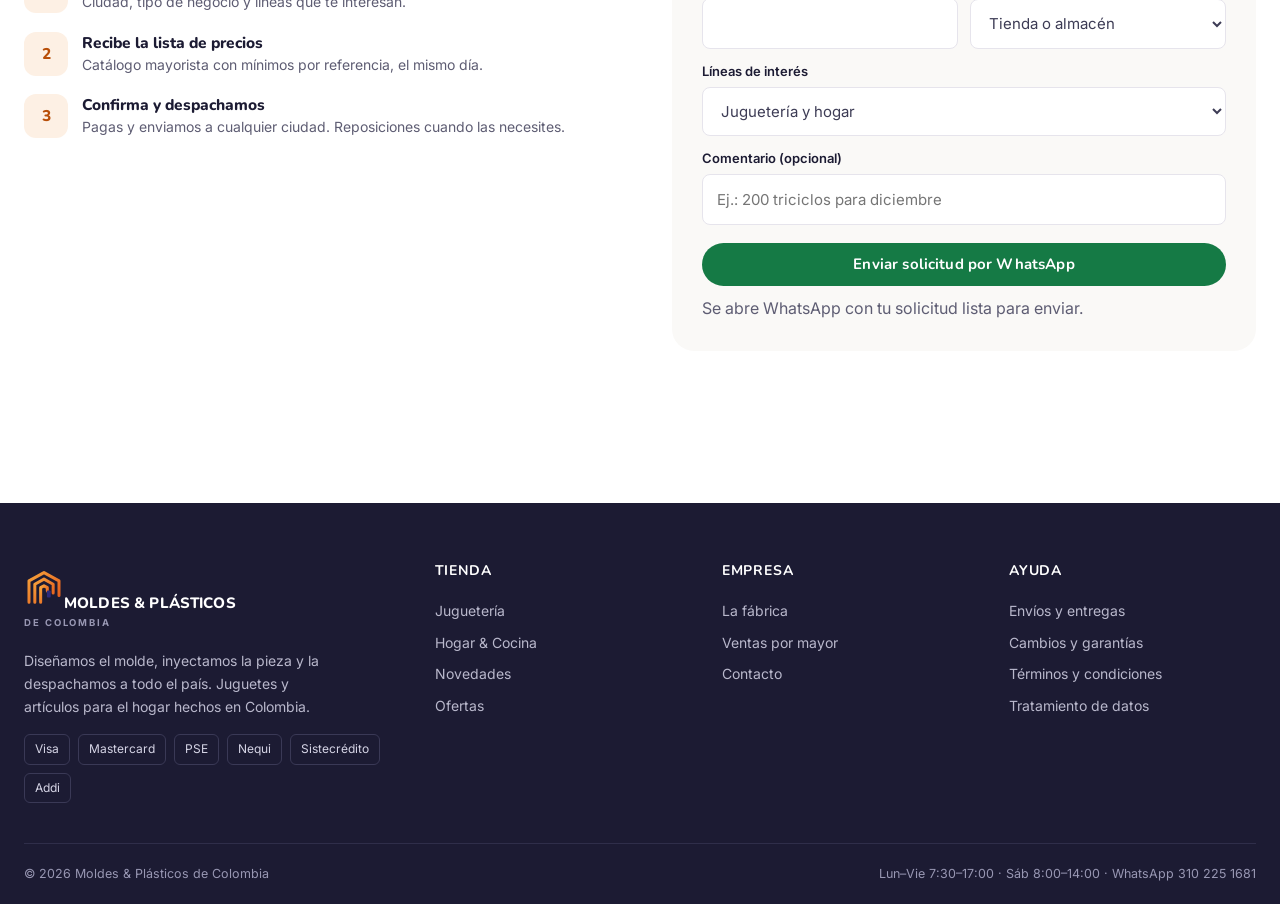
<file: mayoristas.html>
<!doctype html>
<html lang="es-CO">
<head>
<meta charset="utf-8">
<meta name="viewport" content="width=device-width,initial-scale=1">
<title>Ventas por mayor — Moldes &amp; Plásticos de Colombia</title>
<meta name="description" content="Precios de fábrica para tiendas, papelerías, distribuidores e instituciones.">
<link rel="preconnect" href="https://fonts.googleapis.com"><link rel="preconnect" href="https://fonts.gstatic.com" crossorigin>
<link href="https://fonts.googleapis.com/css2?family=Inter:wght@400;500;600;700&family=Nunito:wght@700;800;900&display=swap" rel="stylesheet">
<link rel="stylesheet" href="css/styles.css">
</head>
<body data-page="wholesale">
<div id="hdr"></div>
<main>
  <section class="w-hero">
    <div class="wrap split">
      <div>
        <span class="eyebrow">Ventas por mayor</span>
        <h1>Precio de fábrica para tu negocio.</h1>
        <p>Tiendas, papelerías, almacenes, distribuidores e instituciones compran directo a la planta. Sin intermediarios, con despacho a todo el país.</p>
        <div class="hero-cta" style="margin-top:26px"><a class="btn btn-light" href="#form">Solicitar lista de precios</a><a class="btn btn-wa" href="https://wa.me/573102251681?text=Hola%2C%20quiero%20comprar%20por%20mayor" target="_blank" rel="noopener">Hablar por WhatsApp</a></div>
      </div>
      <div class="m" style="border-radius:var(--r-lg);overflow:hidden"><img src="img/ig01.jpg" alt="Volquetas MPC en cuatro colores" style="width:100%;aspect-ratio:1;object-fit:cover"></div>
    </div>
  </section>

  <section class="sec">
    <div class="wrap">
      <div class="sec-head"><div><h2>Escala de precios</h2><p>El descuento se calcula por referencia y se aplica automáticamente en el carrito.</p></div><a class="link" href="coleccion.html">Armar pedido en la tienda</a></div>
      <table class="w-table">
        <thead><tr><th>Cantidad por referencia</th><th>Descuento</th><th>Cómo comprar</th></tr></thead>
        <tbody>
          <tr><td><b>1 a 11 unidades</b></td><td>Precio al detalle</td><td>Tienda en línea</td></tr>
          <tr><td><b>12 a 49 unidades</b></td><td><b style="color:var(--ok)">−15%</b></td><td>Tienda en línea (automático)</td></tr>
          <tr><td><b>50 o más unidades</b></td><td><b style="color:var(--ok)">−25%</b></td><td>Tienda en línea (automático)</td></tr>
          <tr><td><b>Más de 500 unidades</b></td><td>Precio especial</td><td>Cotización por WhatsApp</td></tr>
        </tbody>
      </table>
    </div>
  </section>

  <section class="sec tight">
    <div class="wrap split" style="align-items:start" id="form">
      <div>
        <span class="eyebrow">Cómo funciona</span>
        <h2>Tu primer pedido en tres pasos.</h2>
        <ol class="steps" style="margin-top:24px">
          <li><span class="n"><b style="color:inherit">1</b></span><div><b>Cuéntanos de tu negocio</b><span>Ciudad, tipo de negocio y líneas que te interesan.</span></div></li>
          <li><span class="n"><b style="color:inherit">2</b></span><div><b>Recibe la lista de precios</b><span>Catálogo mayorista con mínimos por referencia, el mismo día.</span></div></li>
          <li><span class="n"><b style="color:inherit">3</b></span><div><b>Confirma y despachamos</b><span>Pagas y enviamos a cualquier ciudad. Reposiciones cuando las necesites.</span></div></li>
        </ol>
      </div>
      <form class="w-form" id="wForm" novalidate>
        <h3 style="font-size:20px;margin-bottom:16px">Solicitar lista de precios</h3>
        <div class="row2">
          <div class="field"><label for="wbiz">Empresa o negocio</label><input id="wbiz" name="biz" required><span class="err">Campo obligatorio.</span></div>
          <div class="field"><label for="wname">Tu nombre</label><input id="wname" name="name" required><span class="err">Campo obligatorio.</span></div>
        </div>
        <div class="row2">
          <div class="field"><label for="wcity">Ciudad</label><input id="wcity" name="city" required><span class="err">Campo obligatorio.</span></div>
          <div class="field"><label for="wtype">Tipo de negocio</label><select id="wtype" name="type"><option>Tienda o almacén</option><option>Papelería</option><option>Distribuidor</option><option>Institución</option><option>Revendedor</option></select></div>
        </div>
        <div class="field"><label for="wline">Líneas de interés</label><select id="wline" name="line"><option>Juguetería y hogar</option><option>Solo juguetería</option><option>Solo hogar y cocina</option></select></div>
        <div class="field"><label for="wnote">Comentario (opcional)</label><input id="wnote" name="note" placeholder="Ej.: 200 triciclos para diciembre"></div>
        <button class="btn btn-wa btn-block" type="submit">Enviar solicitud por WhatsApp</button>
        <p class="note" style="margin:10px 0 0">Se abre WhatsApp con tu solicitud lista para enviar.</p>
      </form>
    </div>
  </section>
</main>
<div id="ftr"></div>
<script src="js/app.js"></script>
</body>
</html>
</file>
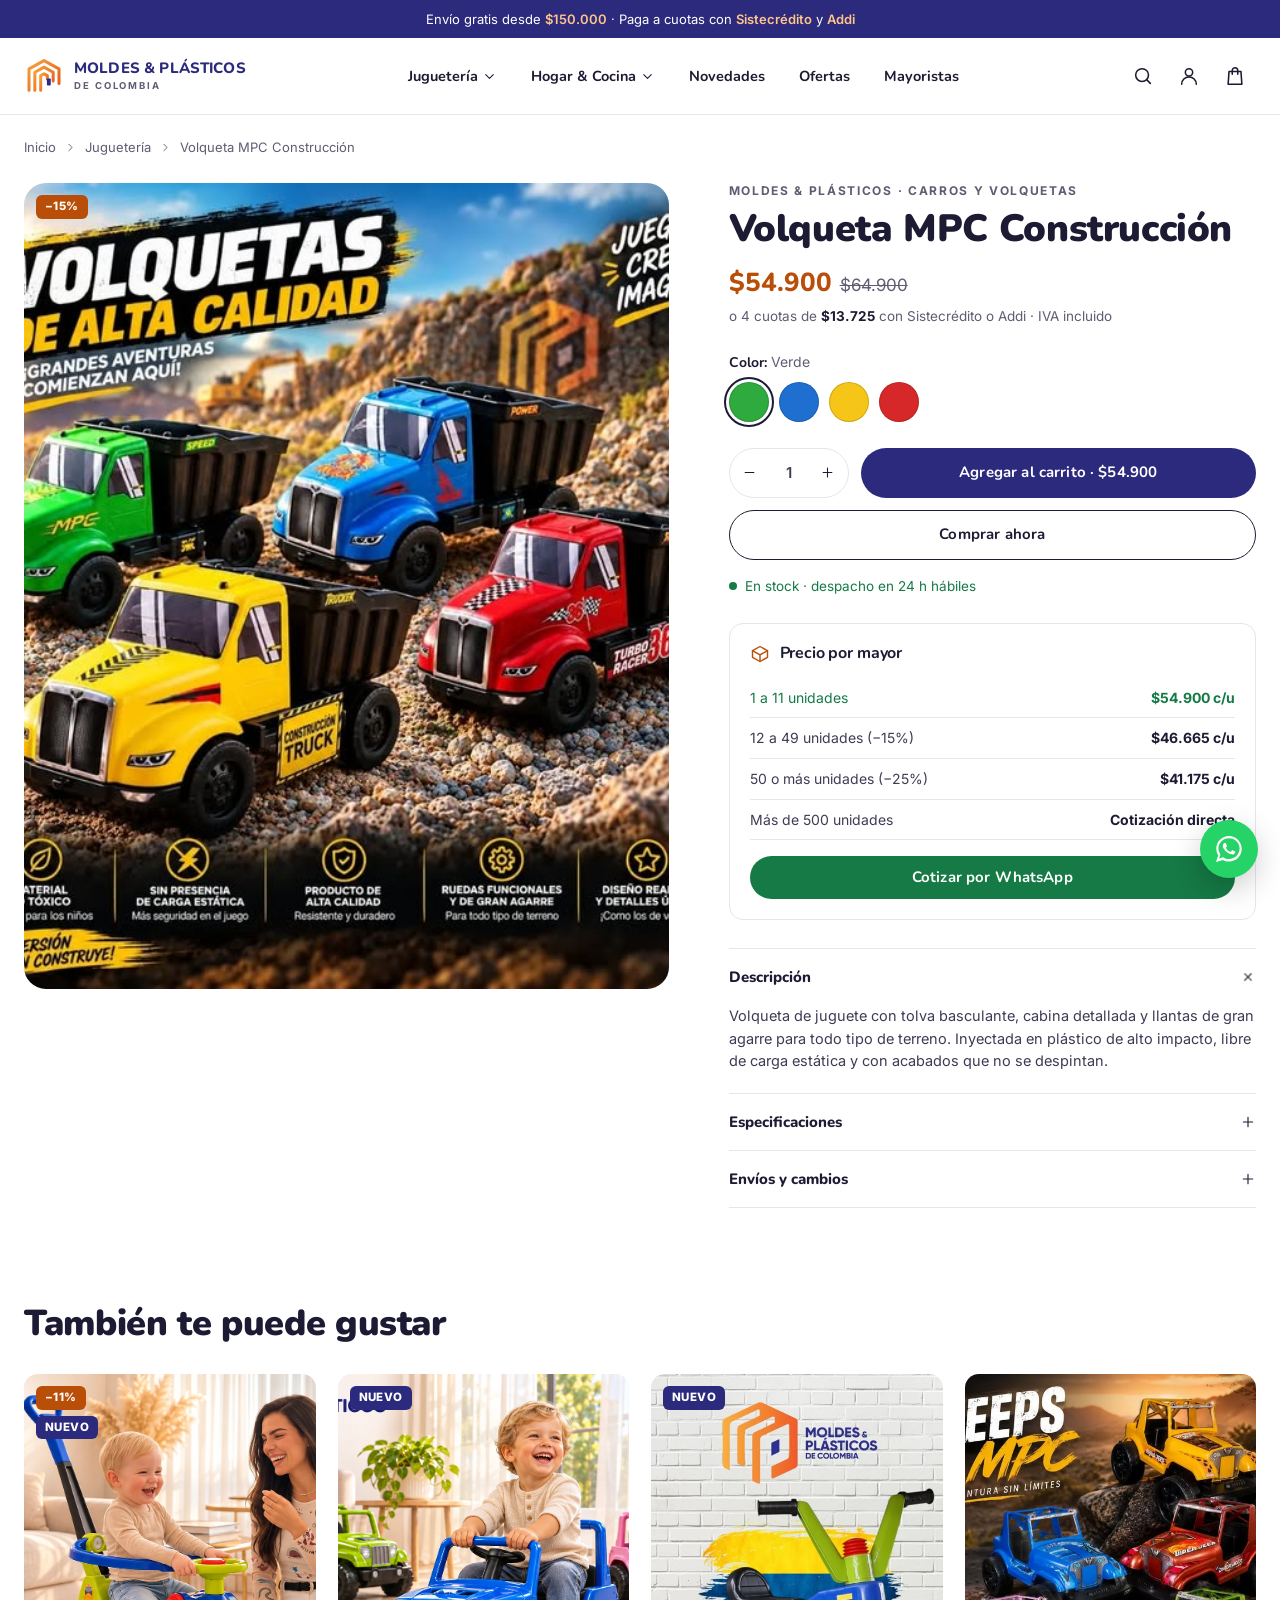
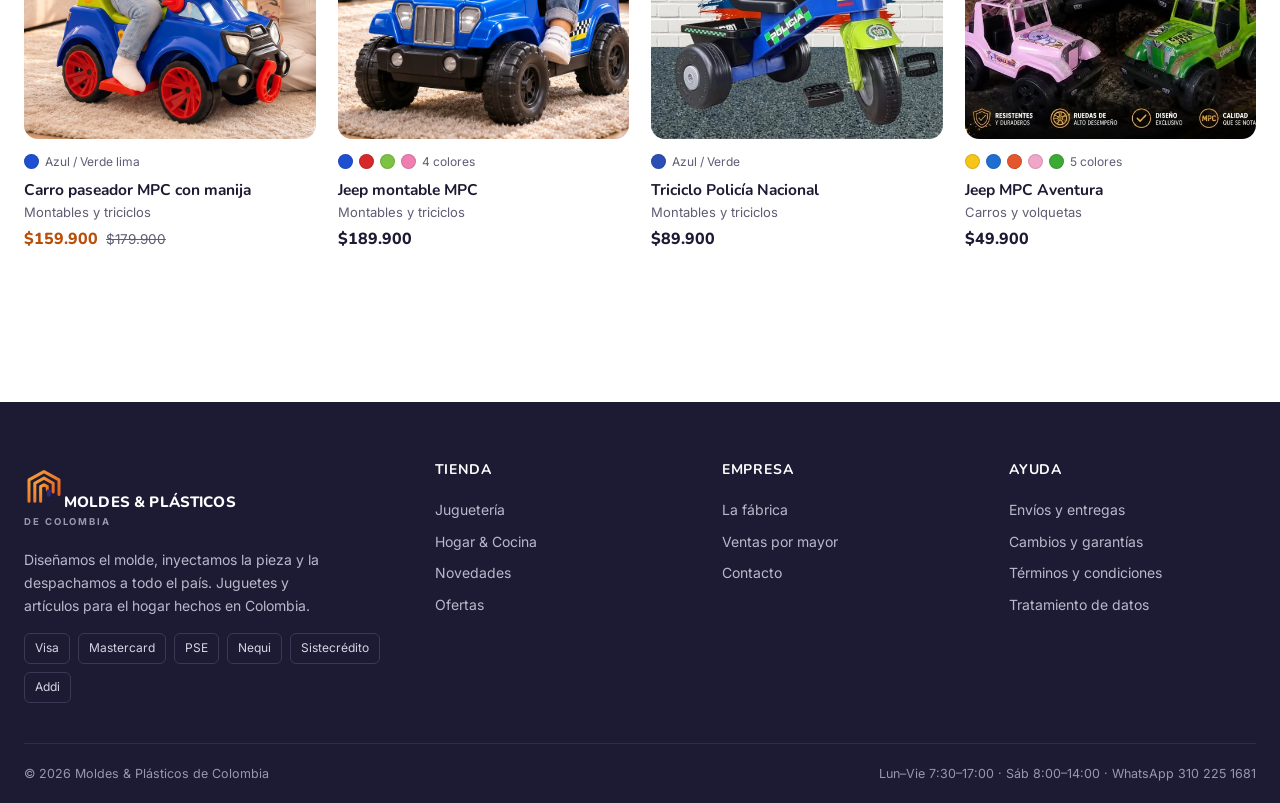
<file: producto.html>
<!doctype html>
<html lang="es-CO">
<head>
<meta charset="utf-8">
<meta name="viewport" content="width=device-width,initial-scale=1">
<title>Producto — Moldes &amp; Plásticos de Colombia</title>
<link rel="preconnect" href="https://fonts.googleapis.com"><link rel="preconnect" href="https://fonts.gstatic.com" crossorigin>
<link href="https://fonts.googleapis.com/css2?family=Inter:wght@400;500;600;700&family=Nunito:wght@700;800;900&display=swap" rel="stylesheet">
<link rel="stylesheet" href="css/styles.css">
</head>
<body data-page="product">
<div id="hdr"></div>
<main class="wrap">
  <nav class="crumbs" aria-label="Ruta"><a href="index.html">Inicio</a><svg class="ico" viewBox="0 0 24 24"><path d="m9 6 6 6-6 6"/></svg><a id="crumbCol" href="coleccion.html"></a><svg class="ico" viewBox="0 0 24 24"><path d="m9 6 6 6-6 6"/></svg><span id="crumbHere"></span></nav>
  <div class="pdp" id="pdp"></div>
  <section class="sec">
    <div class="sec-head"><div><h2>También te puede gustar</h2></div></div>
    <div class="grid" id="related"></div>
  </section>
  <section class="sec tight" id="seenSec" hidden>
    <div class="sec-head"><div><h2>Vistos recientemente</h2></div></div>
    <div class="grid" id="seen"></div>
  </section>
</main>
<div id="ftr"></div>
<script src="js/app.js"></script>
</body>
</html>
</file>
<file: css/styles.css>
/* Moldes & Plásticos de Colombia — tienda demo
   Tokens tomados de su marca: naranja del isotipo + índigo del logotipo */
:root{
  --indigo:#2C2A7C;
  --indigo-90:#23216A;
  --accent:#EE7A1E;
  --accent-strong:#B84E08;
  --accent-soft:#FDF0E4;
  --ink:#1C1B33;
  --text:#3D3C55;
  --muted:#5E5D73;
  --line:#E6E4EC;
  --surface:#FFFFFF;
  --canvas:#FAF9F7;
  --media:#F3F1ED;
  --ok:#157A45;
  --danger:#B3261E;
  --wa:#157A45;
  --r-sm:8px;--r:14px;--r-lg:22px;
  --shadow:0 1px 2px rgba(28,27,51,.05),0 8px 28px rgba(28,27,51,.08);
  --maxw:1320px;
  --head:'Nunito',system-ui,sans-serif;
  --body:'Inter',system-ui,sans-serif;
}
*{box-sizing:border-box}
html{-webkit-text-size-adjust:100%}
body{margin:0;font:15px/1.55 var(--body);color:var(--text);background:var(--surface);-webkit-font-smoothing:antialiased}
body.lock{overflow:hidden}
h1,h2,h3,h4{font-family:var(--head);color:var(--ink);margin:0;line-height:1.12;letter-spacing:-.01em}
a{color:inherit;text-decoration:none}
img{display:block;max-width:100%}
button,input,select,textarea{font:inherit;color:inherit}
button{cursor:pointer}
.wrap{max-width:var(--maxw);margin:0 auto;padding:0 24px}
@media(max-width:640px){.wrap{padding:0 16px}}
.ico{width:20px;height:20px;flex:none;stroke:currentColor;fill:none;stroke-width:1.7;stroke-linecap:round;stroke-linejoin:round}
.sr{position:absolute;width:1px;height:1px;overflow:hidden;clip:rect(0 0 0 0)}

/* ---------- buttons ---------- */
.btn{display:inline-flex;align-items:center;justify-content:center;gap:10px;border:1.5px solid transparent;border-radius:999px;
  padding:13px 26px;font:700 15px/1 var(--head);letter-spacing:.01em;transition:background .18s,border-color .18s,color .18s,transform .18s;white-space:nowrap}
.btn:active{transform:translateY(1px)}
.btn-dark{background:var(--indigo);color:#fff}
.btn-dark:hover{background:var(--indigo-90)}
.btn-line{background:transparent;border-color:var(--ink);color:var(--ink)}
.btn-line:hover{background:var(--ink);color:#fff}
.btn-light{background:#fff;color:var(--ink)}
.btn-light:hover{background:var(--accent-soft)}
.btn-wa{background:var(--wa);color:#fff}
.btn-wa:hover{filter:brightness(1.08)}
.btn-block{width:100%}
.btn[disabled]{opacity:.45;cursor:not-allowed}
.link{font:700 14px var(--head);color:var(--ink);border-bottom:1.5px solid var(--accent);padding-bottom:2px}
.link:hover{color:var(--accent-strong)}

/* ---------- announcement + header ---------- */
.announce{background:var(--indigo);color:#fff;font-size:13px;text-align:center;padding:9px 16px}
.announce b{color:#FFC48A;font-weight:600}
.header{position:sticky;top:0;z-index:40;background:rgba(255,255,255,.94);backdrop-filter:saturate(1.4) blur(10px);border-bottom:1px solid var(--line)}
.header-row{display:grid;grid-template-columns:auto 1fr auto;align-items:center;gap:28px;height:76px}
.brand{display:flex;align-items:center;gap:10px}
.brand svg{width:40px;height:40px}
.brand-txt{font:800 15px/1.02 var(--head);color:var(--indigo);letter-spacing:.01em;text-transform:uppercase}
.brand-txt small{display:block;font:700 9.5px var(--body);letter-spacing:.2em;color:var(--muted);margin-top:3px}
.nav{display:flex;gap:6px;justify-self:center}
.nav > .nav-item{position:relative}
.nav-link{display:flex;align-items:center;gap:4px;padding:10px 14px;border-radius:999px;font:700 14.5px var(--head);color:var(--ink)}
.nav-link:hover,.nav-item:focus-within .nav-link{background:var(--canvas)}
.nav-link .ico{width:15px;height:15px}
.mega{position:absolute;left:50%;top:100%;transform:translate(-50%,8px);background:#fff;border:1px solid var(--line);border-radius:var(--r-lg);
  box-shadow:var(--shadow);padding:22px;display:grid;grid-template-columns:200px 220px;gap:22px;opacity:0;visibility:hidden;transition:.18s}
.nav-item:hover .mega,.nav-item:focus-within .mega{opacity:1;visibility:visible;transform:translate(-50%,0)}
.mega h4{font-size:12px;letter-spacing:.12em;text-transform:uppercase;color:var(--muted);margin-bottom:10px}
.mega a.sub{display:block;padding:7px 0;font-weight:500;color:var(--ink)}
.mega a.sub:hover{color:var(--accent-strong)}
.mega figure{margin:0}
.mega figure img{border-radius:var(--r);aspect-ratio:1;object-fit:cover;background:var(--media)}
.mega figcaption{font:700 13px var(--head);color:var(--ink);margin-top:8px}
.tools{display:flex;align-items:center;gap:4px}
.tool{position:relative;display:grid;place-items:center;width:42px;height:42px;border-radius:50%;border:0;background:transparent;color:var(--ink)}
.tool:hover{background:var(--canvas)}
.tool .ico{width:22px;height:22px}
.count{position:absolute;top:3px;right:2px;min-width:18px;height:18px;padding:0 5px;border-radius:9px;background:var(--accent-strong);color:#fff;font:700 11px/18px var(--body);text-align:center}
.count[hidden]{display:none}
.search-bar{display:none;border-top:1px solid var(--line);background:#fff}
.search-bar.open{display:block}
.search-bar form{display:flex;gap:10px;padding:14px 0}
.search-bar input{flex:1;border:1.5px solid var(--line);border-radius:999px;padding:12px 18px;outline:0}
.search-bar input:focus{border-color:var(--indigo)}
.menu-btn{display:none}
@media(max-width:1020px){
  .nav{display:none}
  .menu-btn{display:grid}
  .header-row{grid-template-columns:auto 1fr auto;gap:8px;height:64px}
  .brand{justify-self:start}
}
@media(max-width:480px){.brand-txt{font-size:13px}.brand svg{width:34px;height:34px}.tool.hide-sm{display:none}}

/* ---------- drawers ---------- */
.scrim{position:fixed;inset:0;background:rgba(20,19,40,.45);opacity:0;visibility:hidden;transition:.25s;z-index:80}
.scrim.on{opacity:1;visibility:visible}
.drawer{position:fixed;top:0;bottom:0;width:min(440px,100%);background:#fff;z-index:90;display:flex;flex-direction:column;transition:transform .3s cubic-bezier(.2,.7,.2,1)}
.drawer.right{right:0;transform:translateX(100%)}
.drawer.left{left:0;transform:translateX(-100%);width:min(360px,90%)}
.drawer.on{transform:none}
.drawer-head{display:flex;align-items:center;justify-content:space-between;padding:20px 22px;border-bottom:1px solid var(--line)}
.drawer-head h3{font-size:19px}
.drawer-body{flex:1;overflow:auto;padding:6px 22px}
.drawer-foot{border-top:1px solid var(--line);padding:18px 22px 22px;display:grid;gap:10px}
.mnav a,.mnav summary{display:flex;justify-content:space-between;align-items:center;padding:15px 0;border-bottom:1px solid var(--line);font:700 16px var(--head);color:var(--ink);list-style:none;cursor:pointer}
.mnav summary::-webkit-details-marker{display:none}
.mnav details a{font:500 15px var(--body);padding:11px 0 11px 12px}

/* ---------- free shipping meter ---------- */
.meter{background:var(--accent-soft);border-radius:var(--r);padding:12px 14px;font-size:13.5px;color:var(--ink);margin:14px 0 4px}
.meter-bar{height:6px;border-radius:3px;background:#F6D9BE;margin-top:8px;overflow:hidden}
.meter-bar i{display:block;height:100%;width:100%;background:var(--accent-strong);border-radius:3px;transform-origin:left;transition:transform .3s}

/* ---------- cart lines ---------- */
.line-item{display:grid;grid-template-columns:76px 1fr auto;gap:14px;padding:16px 0;border-bottom:1px solid var(--line)}
.line-item img{width:76px;height:92px;object-fit:cover;border-radius:var(--r-sm);background:var(--media)}
.li-name{font:700 14.5px/1.3 var(--head);color:var(--ink)}
.li-meta{font-size:13px;color:var(--muted);margin-top:2px}
.li-tier{display:inline-block;margin-top:6px;font-size:12px;font-weight:600;color:var(--ok);background:#E7F4EC;border-radius:6px;padding:2px 8px}
.li-price{text-align:right;font:700 14.5px var(--head);color:var(--ink)}
.li-price s{display:block;font:400 12.5px var(--body);color:var(--muted)}
.qty{display:inline-flex;align-items:center;border:1.5px solid var(--line);border-radius:999px;margin-top:10px}
.qty button{width:32px;height:32px;border:0;background:transparent;display:grid;place-items:center;color:var(--ink)}
.qty button .ico{width:15px;height:15px}
.qty input{width:38px;border:0;text-align:center;font-weight:600;outline:0;background:transparent;-moz-appearance:textfield}
.qty input::-webkit-inner-spin-button{-webkit-appearance:none}
.remove{border:0;background:0;color:var(--muted);font-size:12.5px;text-decoration:underline;margin-left:10px;padding:0}
.sum-row{display:flex;justify-content:space-between;font-size:14.5px}
.sum-row.total{font:800 18px var(--head);color:var(--ink)}
.empty{text-align:center;padding:48px 10px;color:var(--muted)}
.empty .ico{width:44px;height:44px;margin:0 auto 12px;color:var(--line)}

/* ---------- hero slider (imagen 16:9, tarjeta flotante con CTA) ---------- */
.slider{position:relative;background:var(--canvas)}
.slides{display:grid}
.slide{grid-area:1/1;position:relative;opacity:0;visibility:hidden;transition:opacity .8s ease,visibility .8s}
.slide.on{opacity:1;visibility:visible;z-index:1}
.slide-media{display:block;width:100%;aspect-ratio:16/9;max-height:calc(100vh - 112px);min-height:420px;overflow:hidden;background:var(--media)}
.slide-media img{width:100%;height:100%;object-fit:cover;object-position:center 20%}
.slide.on .slide-media img{animation:kb 9s ease-out both}
@keyframes kb{from{transform:scale(1.06)}to{transform:scale(1)}}
.slide-cap{position:absolute;left:0;right:0;bottom:clamp(28px,4.5vw,60px);pointer-events:none}
.cap-card{pointer-events:auto;max-width:470px;background:rgba(255,255,255,.9);backdrop-filter:blur(12px) saturate(1.3);-webkit-backdrop-filter:blur(12px) saturate(1.3);
  border-radius:var(--r-lg);padding:26px 28px;box-shadow:var(--shadow)}
.cap-card h1,.cap-card h2{font-size:clamp(26px,2.5vw,36px);font-weight:900;margin:0 0 8px}
.cap-card h1 span,.cap-card h2 span{color:var(--accent-strong)}
.cap-card p{margin:0 0 18px;font-size:15px;color:var(--text)}
.slide.on .cap-card{animation:capIn .7s .15s both}
@keyframes capIn{from{opacity:0;transform:translateY(14px)}to{opacity:1;transform:none}}
.sl-nav{position:absolute;top:24px;z-index:2;width:48px;height:48px;border-radius:50%;border:0;background:rgba(255,255,255,.9);color:var(--ink);display:grid;place-items:center;box-shadow:var(--shadow);transition:background .2s}
.sl-nav:hover{background:#fff}
.sl-nav.prev{right:84px}.sl-nav.next{right:28px}
.sl-nav.prev .ico{transform:rotate(180deg)}
.dots{position:absolute;right:144px;top:36px;z-index:2;display:flex;gap:4px}
.dots button{width:32px;height:24px;border:0;padding:0;background:transparent;display:grid;place-items:center}
.dots button::before{content:"";width:28px;height:4px;border-radius:2px;background:rgba(255,255,255,.75);box-shadow:0 0 0 1px rgba(28,27,51,.12);transition:background .3s}
.dots button.on::before{background:var(--ink)}
@media(max-width:760px){
  .slide-media{max-height:none;min-height:0}
  .slide-media img{object-position:center}
  .slide-cap{position:static}
  .cap-card .btn{flex:1 1 100%}
  .cap-card{max-width:none;background:transparent;backdrop-filter:none;-webkit-backdrop-filter:none;box-shadow:none;border-radius:0;padding:20px 0 30px}
  .sl-nav{display:none}
  .dots{right:auto;left:0;width:100%;justify-content:center;bottom:auto;top:calc(56.25vw - 28px)}
}
@media(prefers-reduced-motion:reduce){.slide{transition:none}.slide.on .slide-media img,.slide.on .cap-card{animation:none}}
.eyebrow{display:inline-flex;align-items:center;gap:8px;font:700 12.5px var(--body);letter-spacing:.16em;text-transform:uppercase;color:var(--accent-strong)}
.eyebrow::before{content:"";width:22px;height:2px;background:var(--accent)}
.hero-cta{display:flex;gap:12px;flex-wrap:wrap}

/* ---------- sections ---------- */
.sec{padding:76px 0}
.sec.tight{padding-top:0}
.sec-head{display:flex;align-items:flex-end;justify-content:space-between;gap:20px;margin-bottom:30px}
.sec-head h2{font-size:clamp(26px,3vw,36px);font-weight:900}
.sec-head p{margin:8px 0 0;color:var(--muted)}
@media(max-width:640px){.sec{padding:52px 0}.sec-head{flex-direction:column;align-items:flex-start}}

.cat-grid{display:grid;grid-template-columns:repeat(4,1fr);gap:20px}
.cat-card{display:block}
.cat-card .m{border-radius:var(--r-lg);overflow:hidden;background:var(--media)}
.cat-card img{aspect-ratio:4/5;width:100%;object-fit:cover;transition:transform .5s}
.cat-card:hover img{transform:scale(1.05)}
.cat-card h3{font-size:17px;margin-top:14px;display:flex;align-items:center;justify-content:space-between}
.cat-card h3 .ico{width:18px;height:18px;transition:transform .2s}
.cat-card:hover h3 .ico{transform:translateX(4px)}
.cat-card span{font-size:13px;color:var(--muted)}
@media(max-width:900px){.cat-grid{grid-template-columns:repeat(2,1fr);gap:14px}}

/* ---------- product card ---------- */
.grid{display:grid;grid-template-columns:repeat(4,1fr);gap:34px 22px}
.grid.cols-3{grid-template-columns:repeat(3,1fr)}
@media(max-width:1020px){.grid,.grid.cols-3{grid-template-columns:repeat(3,1fr)}}
@media(max-width:720px){.grid,.grid.cols-3{grid-template-columns:repeat(2,1fr);gap:26px 12px}}
.card{position:relative;display:flex;flex-direction:column}
.card-media{position:relative;display:block;border-radius:var(--r);overflow:hidden;background:var(--media)}
.card-media img{aspect-ratio:4/5;width:100%;object-fit:cover;transition:transform .55s}
.card:hover .card-media img{transform:scale(1.045)}
.badges{position:absolute;top:12px;left:12px;display:flex;flex-direction:column;gap:6px;align-items:flex-start}
.badge{font:800 11.5px/1 var(--body);letter-spacing:.04em;text-transform:uppercase;padding:6px 9px;border-radius:6px;background:#fff;color:var(--ink)}
.badge.sale{background:var(--accent-strong);color:#fff}
.badge.new{background:var(--indigo);color:#fff}
.badge.out{background:var(--ink);color:#fff}
.card-add{position:absolute;left:12px;right:12px;bottom:12px;border:0;border-radius:999px;background:rgba(255,255,255,.96);color:var(--ink);
  font:700 13.5px var(--head);padding:11px;display:flex;align-items:center;justify-content:center;gap:8px;box-shadow:var(--shadow);
  opacity:0;transform:translateY(8px);transition:.2s}
.card-add .ico{width:17px;height:17px}
.card:hover .card-add,.card-add:focus-visible{opacity:1;transform:none}
.card-add:hover{background:var(--indigo);color:#fff}
.card-add[disabled]{background:#fff;color:var(--muted)}
@media(hover:none){.card-add{opacity:1;transform:none;left:auto;right:10px;bottom:10px;width:40px;height:40px;padding:0}.card-add .lbl{display:none}}
.card-info{padding-top:14px}
.swatches{display:flex;gap:6px;margin-bottom:9px;align-items:center}
.swatch{width:15px;height:15px;border-radius:50%;box-shadow:inset 0 0 0 1px rgba(0,0,0,.12)}
.swatches small{font-size:12px;color:var(--muted)}
.card-title{display:block;font:700 15.5px/1.3 var(--head);color:var(--ink)}
.card-title:hover{color:var(--accent-strong)}
.card-sub{font-size:13px;color:var(--muted);margin-top:2px}
.price{display:flex;align-items:baseline;gap:8px;margin-top:6px;flex-wrap:wrap}
.price b{font:800 16px var(--head);color:var(--ink)}
.price b.sale{color:var(--accent-strong)}
.price s{font-size:13.5px;color:var(--muted)}

/* ---------- story / feature split ---------- */
.split{display:grid;grid-template-columns:1fr 1fr;gap:64px;align-items:center}
.split .m{border-radius:var(--r-lg);overflow:hidden;background:var(--media)}
.split .m img{width:100%;aspect-ratio:4/4.4;object-fit:cover}
.split h2{font-size:clamp(28px,3.4vw,42px);font-weight:900;margin:14px 0 16px}
.split p{font-size:16px;margin:0 0 24px}
.steps{display:grid;gap:18px;margin:0 0 30px;padding:0;list-style:none}
.steps li{display:grid;grid-template-columns:44px 1fr;gap:14px;align-items:start}
.steps .n{width:44px;height:44px;border-radius:12px;background:var(--accent-soft);color:var(--accent-strong);display:grid;place-items:center}
.steps b{font:800 15.5px var(--head);color:var(--ink);display:block}
.steps span{font-size:14px;color:var(--muted)}
@media(max-width:900px){.split{grid-template-columns:1fr;gap:32px}}

/* ---------- wholesale band ---------- */
.band{background:var(--indigo);color:#D9D8F2;border-radius:var(--r-lg);padding:56px;display:grid;grid-template-columns:1.2fr 1fr;gap:40px;align-items:center}
.band h2{color:#fff;font-size:clamp(26px,3vw,38px);font-weight:900;margin:12px 0 14px}
.band .eyebrow{color:#FFC48A}
.band .eyebrow::before{background:#FFC48A}
.tiers{display:grid;gap:10px}
.tier{display:flex;justify-content:space-between;align-items:center;background:rgba(255,255,255,.07);border:1px solid rgba(255,255,255,.12);border-radius:var(--r);padding:16px 18px;color:#fff}
.tier b{font:800 22px var(--head)}
.tier span{font-size:13.5px;color:#C9C8EA}
@media(max-width:900px){.band{grid-template-columns:1fr;padding:34px 24px}}

/* ---------- trust row ---------- */
.trust{border-top:1px solid var(--line);border-bottom:1px solid var(--line)}
.trust-row{display:grid;grid-template-columns:repeat(4,1fr)}
.trust-item{display:flex;gap:14px;align-items:center;padding:26px 22px}
.trust-item + .trust-item{border-left:1px solid var(--line)}
.trust-item .ico{width:28px;height:28px;color:var(--accent-strong);stroke-width:1.5}
.trust-item b{display:block;font:800 14.5px var(--head);color:var(--ink)}
.trust-item span{font-size:13px;color:var(--muted)}
@media(max-width:900px){.trust-row{grid-template-columns:1fr 1fr}.trust-item:nth-child(3){border-left:0}.trust-item:nth-child(n+3){border-top:1px solid var(--line)}}
@media(max-width:520px){.trust-item{padding:18px 10px;flex-direction:column;align-items:flex-start;gap:8px}}

/* ---------- newsletter + footer ---------- */
.news{background:var(--accent-soft);border-radius:var(--r-lg);padding:48px;display:grid;grid-template-columns:1fr 1fr;gap:30px;align-items:center}
.news h2{font-size:clamp(24px,2.6vw,32px);font-weight:900}
.news p{margin:8px 0 0}
.news form{display:flex;gap:10px}
.news input{flex:1;min-width:0;border:1.5px solid #EED8C3;border-radius:999px;padding:14px 20px;background:#fff;outline:0}
.news input:focus{border-color:var(--indigo)}
.news .ok{color:var(--ok);font-weight:600;margin-top:10px}
@media(max-width:820px){.news{grid-template-columns:1fr;padding:30px 22px}.news form{flex-direction:column}}
.footer{background:var(--ink);color:#B9B8CC;font-size:14px;margin-top:76px}
.foot-grid{display:grid;grid-template-columns:1.5fr 1fr 1fr 1fr;gap:40px;padding:60px 0 40px}
.footer h4{color:#fff;font-size:14px;letter-spacing:.06em;text-transform:uppercase;margin-bottom:16px}
.footer a{display:block;padding:5px 0}
.footer a:hover{color:#fff}
.footer .brand-txt{color:#fff}
.footer .brand-txt small{color:#9897B3}
.footer p{max-width:300px;line-height:1.65;margin:16px 0}
.pay-row{display:flex;gap:8px;flex-wrap:wrap}
.pay-row span{border:1px solid #3A3956;border-radius:6px;padding:5px 10px;font-size:12px;color:#D6D5E6}
.foot-bottom{border-top:1px solid #2F2E4A;padding:20px 0;font-size:12.5px;color:#9897B3;display:flex;justify-content:space-between;gap:12px;flex-wrap:wrap}
@media(max-width:820px){.foot-grid{grid-template-columns:1fr 1fr}.foot-grid > div:first-child{grid-column:1/-1}}

.wa-float{position:fixed;right:22px;bottom:22px;z-index:70;width:58px;height:58px;border-radius:50%;background:#25D366;display:grid;place-items:center;box-shadow:0 10px 30px rgba(0,0,0,.2)}
.wa-float svg{width:32px;height:32px;fill:#fff}
.wa-float:hover{transform:scale(1.05)}

/* ---------- breadcrumb / collection ---------- */
.crumbs{display:flex;gap:8px;align-items:center;font-size:13px;color:var(--muted);padding:22px 0 0;flex-wrap:wrap}
.crumbs a:hover{color:var(--ink)}
.crumbs .ico{width:13px;height:13px}
.col-hero{padding:18px 0 30px;border-bottom:1px solid var(--line);margin-bottom:28px}
.col-hero h1{font-size:clamp(30px,4vw,46px);font-weight:900}
.col-hero p{margin:10px 0 0;color:var(--muted);max-width:640px}
.subnav{display:flex;gap:8px;flex-wrap:wrap;margin-top:20px}
.pill{border:1.5px solid var(--line);border-radius:999px;padding:8px 16px;font:700 13.5px var(--head);color:var(--ink);background:#fff}
.pill:hover{border-color:var(--ink)}
.pill.on{background:var(--ink);border-color:var(--ink);color:#fff}
.col-layout{display:grid;grid-template-columns:250px 1fr;gap:40px;align-items:start}
.facets{position:sticky;top:100px}
.facet{border-bottom:1px solid var(--line);padding:16px 0}
.facet summary{display:flex;justify-content:space-between;align-items:center;font:800 14.5px var(--head);color:var(--ink);cursor:pointer;list-style:none}
.facet summary::-webkit-details-marker{display:none}
.facet summary .ico{width:16px;height:16px;transition:transform .2s}
.facet[open] summary .ico{transform:rotate(180deg)}
.facet-body{padding-top:12px;display:grid;gap:9px}
.check{display:flex;align-items:center;gap:10px;font-size:14px;cursor:pointer}
.check input{width:17px;height:17px;accent-color:var(--indigo)}
.check em{font-style:normal;color:var(--muted);font-size:12.5px;margin-left:auto}
.color-facets{display:flex;flex-wrap:wrap;gap:8px}
.color-facets label{cursor:pointer}
.color-facets input{position:absolute;opacity:0}
.color-facets span{display:block;width:28px;height:28px;border-radius:50%;box-shadow:inset 0 0 0 1px rgba(0,0,0,.15);outline:2px solid transparent;outline-offset:2px}
.color-facets input:checked + span{outline-color:var(--ink)}
.color-facets input:focus-visible + span{outline-color:var(--accent)}
.price-range{display:flex;gap:8px;align-items:center}
.price-range input{width:100%;border:1.5px solid var(--line);border-radius:var(--r-sm);padding:9px 10px;font-size:13.5px;outline:0}
.toolbar{display:flex;justify-content:space-between;align-items:center;gap:14px;margin-bottom:22px;flex-wrap:wrap}
.toolbar .count-txt{font-size:14px;color:var(--muted)}
.toolbar-r{display:flex;gap:12px;align-items:center}
.select{border:1.5px solid var(--line);border-radius:999px;padding:10px 38px 10px 16px;font-size:14px;background:#fff url("data:image/svg+xml,%3Csvg xmlns='http://www.w3.org/2000/svg' width='12' height='12' fill='none' stroke='%231C1B33' stroke-width='2'%3E%3Cpath d='M2 4l4 4 4-4'/%3E%3C/svg%3E") no-repeat right 14px center;appearance:none;outline:0}
.density{display:flex;border:1.5px solid var(--line);border-radius:999px;padding:3px}
.density button{border:0;background:0;width:34px;height:30px;border-radius:999px;display:grid;place-items:center;color:var(--muted)}
.density button.on{background:var(--canvas);color:var(--ink)}
.density .ico{width:17px;height:17px}
.filter-open{display:none}
.chips{display:flex;gap:8px;flex-wrap:wrap;margin-bottom:18px}
.chip{display:inline-flex;align-items:center;gap:6px;background:var(--canvas);border:0;border-radius:999px;padding:7px 12px;font-size:13px;color:var(--ink)}
.chip .ico{width:13px;height:13px}
.no-results{grid-column:1/-1;text-align:center;padding:60px 20px;color:var(--muted)}
@media(max-width:1020px){
  .col-layout{grid-template-columns:1fr}
  .facets{position:fixed;inset:0 auto 0 0;width:min(340px,88%);background:#fff;z-index:90;padding:0 22px 22px;overflow:auto;transform:translateX(-100%);transition:transform .3s}
  .facets.on{transform:none}
  .filter-open{display:inline-flex}
  .density{display:none}
}
.facets-head{display:none}
@media(max-width:1020px){.facets-head{display:flex;justify-content:space-between;align-items:center;padding:20px 0;border-bottom:1px solid var(--line);position:sticky;top:0;background:#fff}}

/* ---------- PDP ---------- */
.pdp{display:grid;grid-template-columns:1.1fr .9fr;gap:60px;padding:26px 0 20px;align-items:start}
.gallery{position:sticky;top:100px;display:grid;grid-template-columns:76px 1fr;gap:14px}
.gallery.single{grid-template-columns:1fr}
.thumbs{display:grid;gap:10px;align-content:start}
.thumbs button{border:1.5px solid transparent;border-radius:var(--r-sm);padding:0;overflow:hidden;background:var(--media)}
.thumbs button.on{border-color:var(--ink)}
.thumbs img{aspect-ratio:4/5;object-fit:cover;width:100%}
.main-media{border-radius:var(--r-lg);overflow:hidden;background:var(--media);position:relative}
.main-media img{width:100%;aspect-ratio:4/5;object-fit:cover}
.info .vendor{font:700 12px var(--body);letter-spacing:.14em;text-transform:uppercase;color:var(--muted)}
.info h1{font-size:clamp(28px,3vw,38px);font-weight:900;margin:10px 0 14px}
.info .price b{font-size:26px}
.info .price s{font-size:17px}
.installments{font-size:13.5px;color:var(--muted);margin:6px 0 0}
.installments b{color:var(--ink)}
.opt{margin-top:26px}
.opt-label{font:700 14px var(--head);color:var(--ink);margin-bottom:10px}
.opt-label span{font-family:var(--body);font-weight:400;color:var(--muted)}
.color-opts{display:flex;gap:10px;flex-wrap:wrap}
.color-opt{position:relative;width:40px;height:40px;border-radius:50%;border:0;padding:0;box-shadow:inset 0 0 0 1px rgba(0,0,0,.15);outline:2px solid transparent;outline-offset:3px}
.color-opt.on{outline-color:var(--ink)}
.color-opt.out::after{content:"";position:absolute;left:50%;top:-2px;bottom:-2px;width:2px;background:var(--ink);transform:rotate(45deg)}
.buy{display:grid;grid-template-columns:auto 1fr;gap:12px;margin-top:26px}
.buy .qty{margin:0;height:50px}
.buy .qty button{height:46px;width:40px}
.buy .btn{height:50px}
.buy .btn-line{grid-column:1/-1}
.stock{display:flex;align-items:center;gap:8px;font-size:13.5px;margin-top:16px;color:var(--ok)}
.stock i{width:8px;height:8px;border-radius:50%;background:currentColor}
.stock.out{color:var(--danger)}
.whole{margin-top:26px;border:1.5px solid var(--line);border-radius:var(--r);padding:20px}
.whole h3{font-size:16px;display:flex;align-items:center;gap:10px}
.whole h3 .ico{color:var(--accent-strong)}
.whole table{width:100%;border-collapse:collapse;margin:14px 0 16px;font-size:14px}
.whole td{padding:9px 0;border-bottom:1px solid var(--line)}
.whole td:last-child{text-align:right;font-weight:700;color:var(--ink)}
.whole tr.on td{color:var(--ok)}
.acc{border-top:1px solid var(--line);margin-top:28px}
.acc details{border-bottom:1px solid var(--line)}
.acc summary{display:flex;justify-content:space-between;align-items:center;padding:18px 0;font:800 15px var(--head);color:var(--ink);cursor:pointer;list-style:none}
.acc summary::-webkit-details-marker{display:none}
.acc summary .ico{width:16px;height:16px;transition:transform .2s}
.acc details[open] summary .ico{transform:rotate(45deg)}
.acc .acc-body{padding:0 0 20px;font-size:14.5px}
.acc ul{margin:0;padding-left:18px}
.spec{display:grid;grid-template-columns:140px 1fr;gap:6px 14px}
.spec dt{color:var(--muted)}
.spec dd{margin:0;color:var(--ink)}
@media(max-width:900px){.pdp{grid-template-columns:1fr;gap:28px}.gallery{position:static;grid-template-columns:1fr}.thumbs{grid-auto-flow:column;grid-auto-columns:68px;order:2}}

/* ---------- cart page / checkout ---------- */
.cart-page{display:grid;grid-template-columns:1fr 380px;gap:48px;align-items:start;padding:10px 0 40px}
.panel{background:var(--canvas);border-radius:var(--r-lg);padding:26px;display:grid;gap:14px;position:sticky;top:100px}
.panel h3{font-size:19px}
.note{font-size:12.5px;color:var(--muted)}
@media(max-width:900px){.cart-page{grid-template-columns:1fr}.panel{position:static}}

.co-header{border-bottom:1px solid var(--line)}
.co-header .wrap{display:flex;justify-content:space-between;align-items:center;height:76px}
.secure{display:flex;align-items:center;gap:8px;font-size:13.5px;color:var(--muted)}
.secure .ico{width:18px;height:18px}
.co{display:grid;grid-template-columns:1fr 440px;min-height:calc(100vh - 77px)}
.co-main{padding:40px 56px 60px 0;max-width:640px;justify-self:end;width:100%}
.co-side{background:var(--canvas);border-left:1px solid var(--line);padding:40px 0 40px 44px}
.co-side-inner{max-width:400px;position:sticky;top:30px}
.co h2{font-size:20px;margin:30px 0 14px}
.co h2:first-child{margin-top:0}
.field{display:grid;gap:6px;margin-bottom:12px}
.field label{font-size:13px;font-weight:600;color:var(--ink)}
.field input,.field select{border:1.5px solid var(--line);border-radius:var(--r-sm);padding:13px 14px;font-size:15px;background:#fff;outline:0;width:100%}
.field input:focus,.field select:focus{border-color:var(--indigo)}
.field input.bad,.field select.bad{border-color:var(--danger)}
.field .err{font-size:12px;color:var(--danger);display:none}
.field input.bad ~ .err,.field select.bad ~ .err{display:block}
.row2{display:grid;grid-template-columns:1fr 1fr;gap:12px}
.radios{border:1.5px solid var(--line);border-radius:var(--r);overflow:hidden}
.radio{display:grid;grid-template-columns:auto 1fr auto;gap:12px;align-items:center;padding:16px;cursor:pointer;background:#fff}
.radio + .radio{border-top:1.5px solid var(--line)}
.radio input{width:18px;height:18px;accent-color:var(--indigo);margin:0}
.radio b{font-weight:600;color:var(--ink);display:block}
.radio small{color:var(--muted);font-size:13px}
.radio .r-price{font-weight:700;color:var(--ink)}
.radio:has(input:checked){background:#F6F5FD}
.pay-logos{display:flex;gap:5px}
.pay-logos span{border:1px solid var(--line);border-radius:5px;font-size:10.5px;font-weight:700;padding:3px 6px;color:var(--text);background:#fff}
.demo-note{display:flex;gap:10px;align-items:flex-start;background:var(--accent-soft);border-radius:var(--r);padding:14px 16px;font-size:13px;color:var(--ink);margin:18px 0}
.demo-note .ico{color:var(--accent-strong);margin-top:1px}
.mini-line{display:grid;grid-template-columns:64px 1fr auto;gap:14px;align-items:center;padding:10px 0}
.mini-line .ph{position:relative}
.mini-line img{width:64px;height:76px;object-fit:cover;border-radius:var(--r-sm);background:#fff;border:1px solid var(--line)}
.mini-line .q{position:absolute;top:-7px;right:-7px;min-width:21px;height:21px;border-radius:11px;background:var(--muted);color:#fff;font:700 11.5px/21px var(--body);text-align:center}
.mini-line .n{font:700 14px/1.3 var(--head);color:var(--ink)}
.mini-line .v{font-size:12.5px;color:var(--muted)}
.mini-line .p{font-weight:700;color:var(--ink);font-size:14px}
.totals{border-top:1px solid var(--line);margin-top:14px;padding-top:16px;display:grid;gap:10px}
@media(max-width:980px){
  .co{grid-template-columns:1fr}
  .co-main{padding:28px 0 50px;max-width:none;justify-self:stretch}
  .co-side{border-left:0;border-bottom:1px solid var(--line);padding:24px 16px;order:-1}
  .co-side-inner{max-width:none;position:static}
  .co-main{padding-left:16px;padding-right:16px}
}
@media(max-width:520px){.row2{grid-template-columns:1fr}}

.confirm{max-width:680px;margin:0 auto;padding:60px 0 20px;text-align:center}
.confirm .ok-ico{width:72px;height:72px;border-radius:50%;background:#E7F4EC;color:var(--ok);display:grid;place-items:center;margin:0 auto 22px}
.confirm .ok-ico .ico{width:36px;height:36px;stroke-width:2.2}
.confirm h1{font-size:clamp(28px,4vw,40px);font-weight:900}
.confirm .order-no{display:inline-block;margin:14px 0 6px;font:800 15px var(--head);background:var(--canvas);border-radius:999px;padding:8px 18px;color:var(--ink)}
.confirm-box{text-align:left;border:1.5px solid var(--line);border-radius:var(--r-lg);padding:24px;margin:30px 0}

/* ---------- wholesale page ---------- */
.w-hero{background:var(--indigo);color:#D9D8F2}
.w-hero .split h1{color:#fff;font-size:clamp(32px,4.4vw,54px);font-weight:900;margin:16px 0}
.w-hero .eyebrow{color:#FFC48A}.w-hero .eyebrow::before{background:#FFC48A}
.w-hero .split{padding:70px 0}
.w-hero p{color:#D9D8F2}
.w-table{width:100%;border-collapse:collapse;font-size:15px}
.w-table th,.w-table td{padding:18px 16px;border-bottom:1px solid var(--line);text-align:left}
.w-table th{font:800 12.5px var(--body);letter-spacing:.1em;text-transform:uppercase;color:var(--muted)}
.w-table td b{font-family:var(--head);color:var(--ink)}
.w-form{background:var(--canvas);border-radius:var(--r-lg);padding:30px}
.w-form .btn{margin-top:6px}

.toast{position:fixed;left:50%;bottom:26px;transform:translate(-50%,30px);background:var(--ink);color:#fff;padding:13px 20px;border-radius:999px;font-size:14px;z-index:100;opacity:0;transition:.25s;display:flex;gap:8px;align-items:center}
.toast.on{opacity:1;transform:translate(-50%,0)}
.toast .ico{width:17px;height:17px;color:#8BE0AE}
</file>
